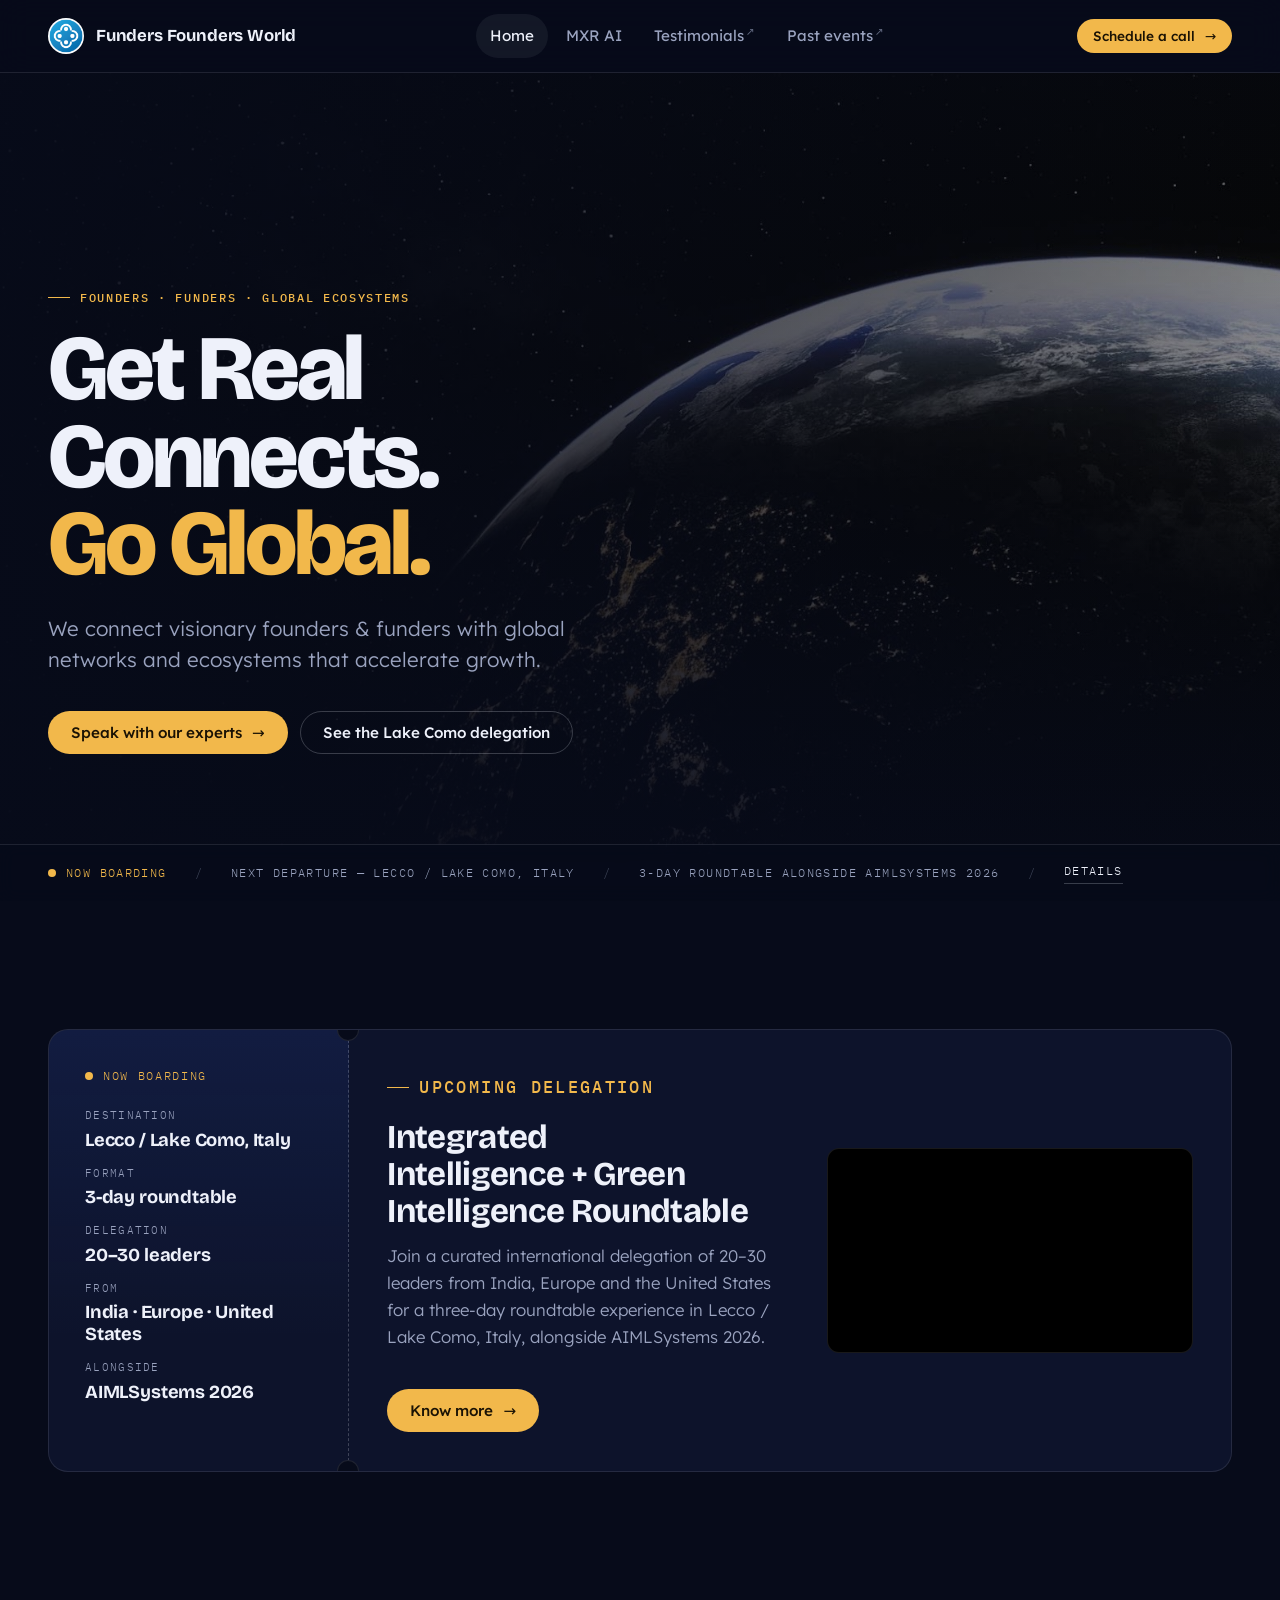
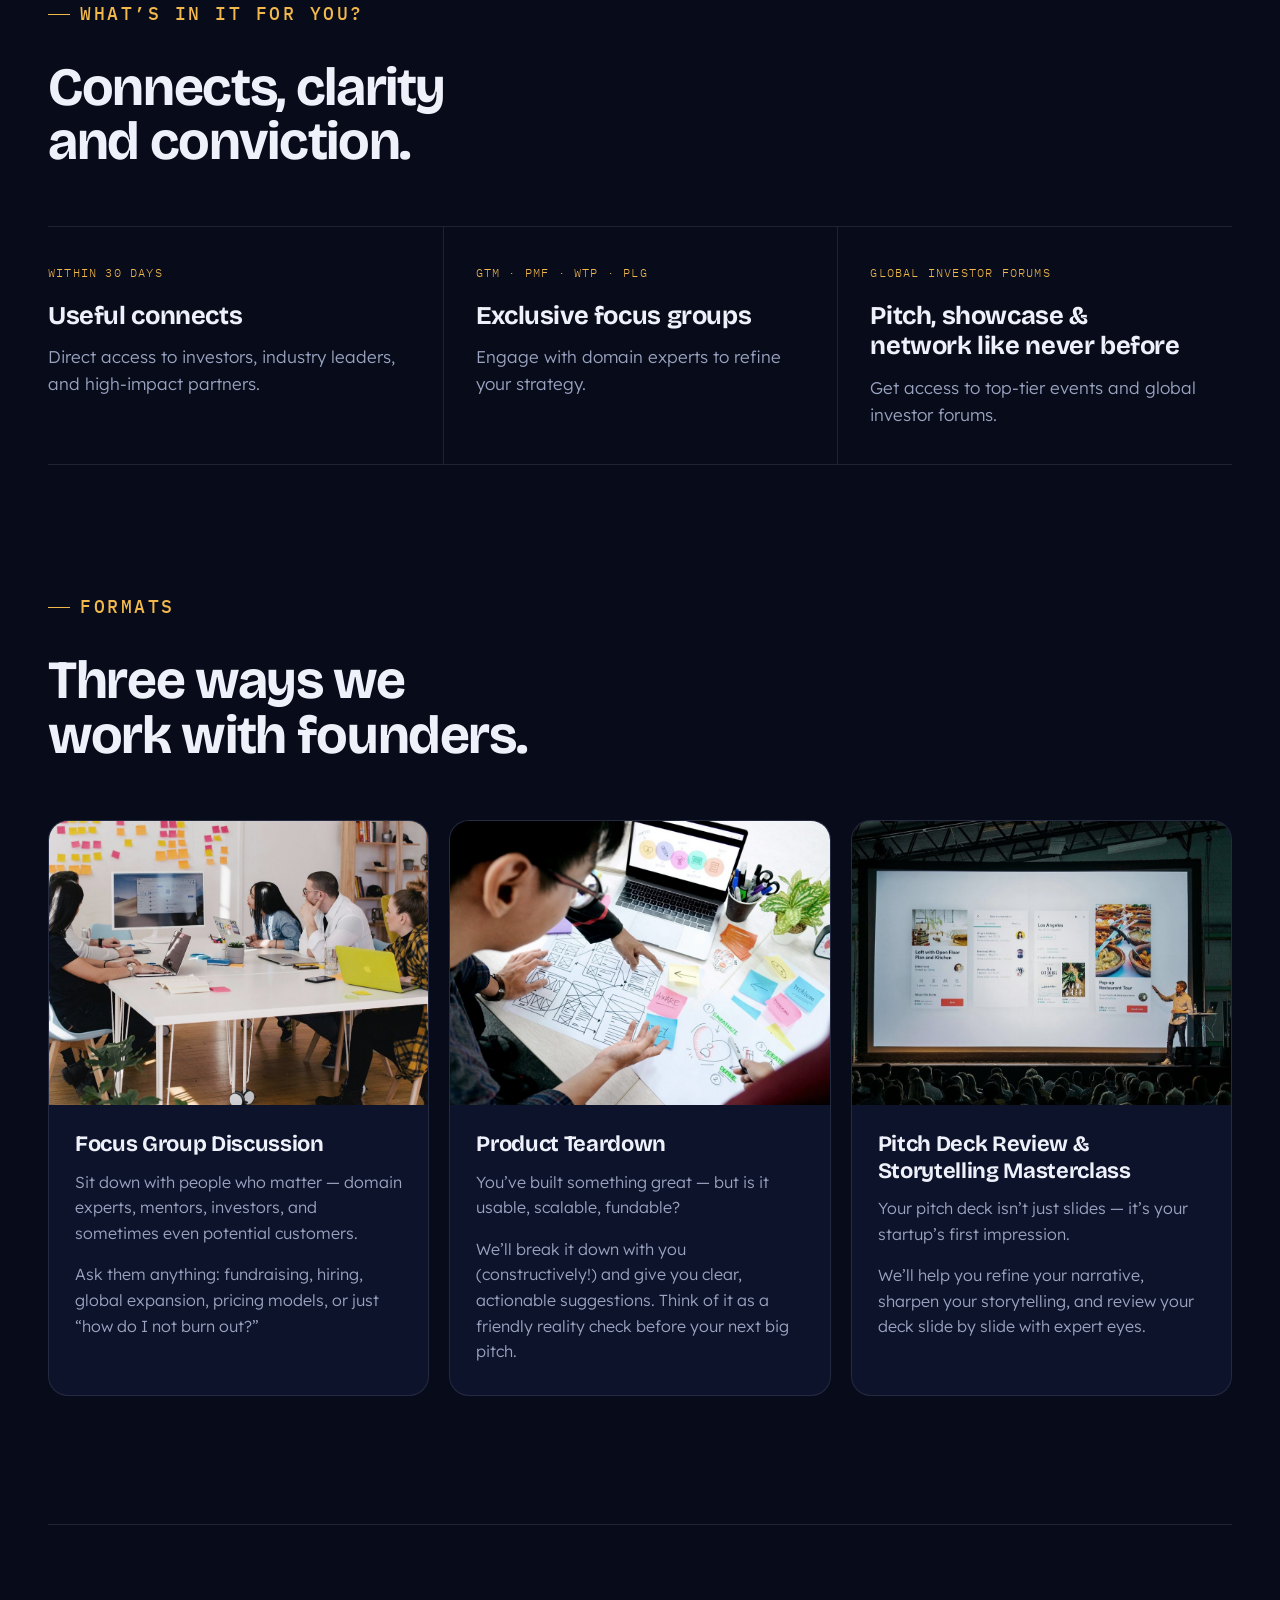
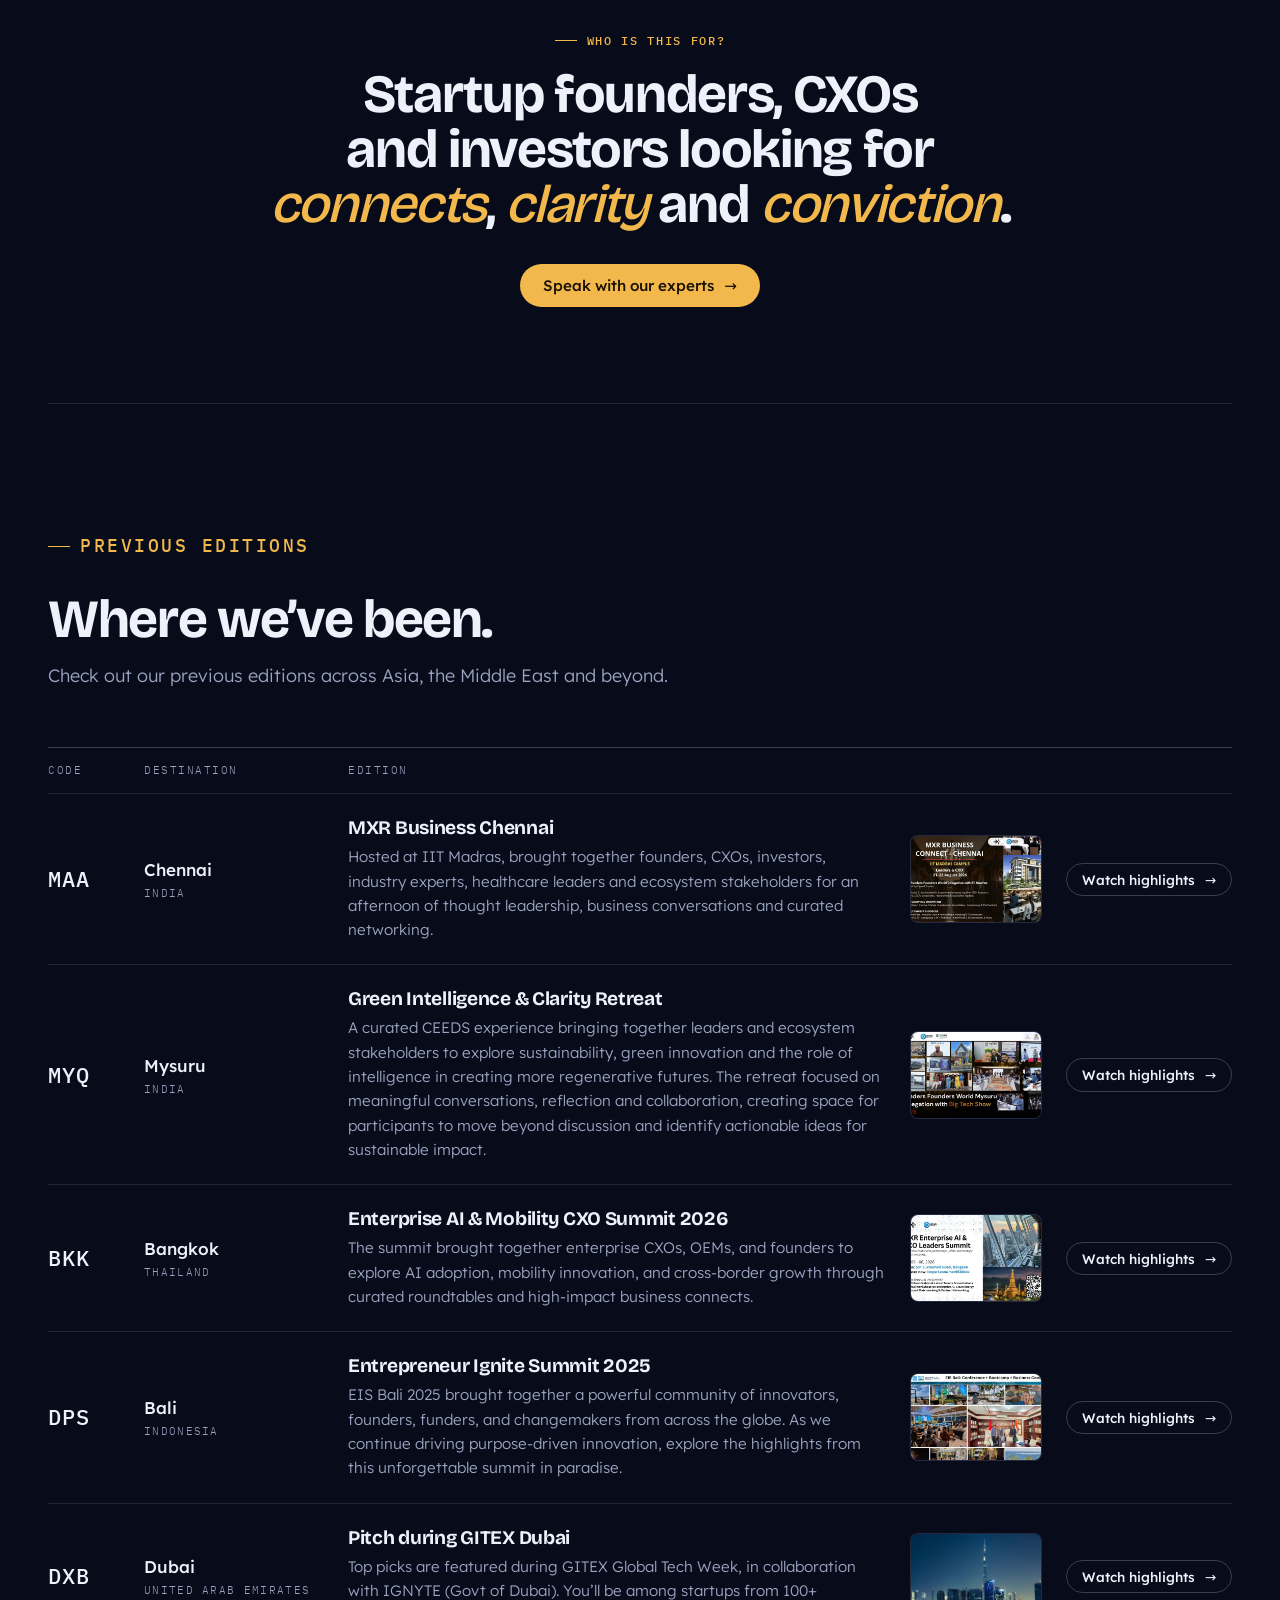
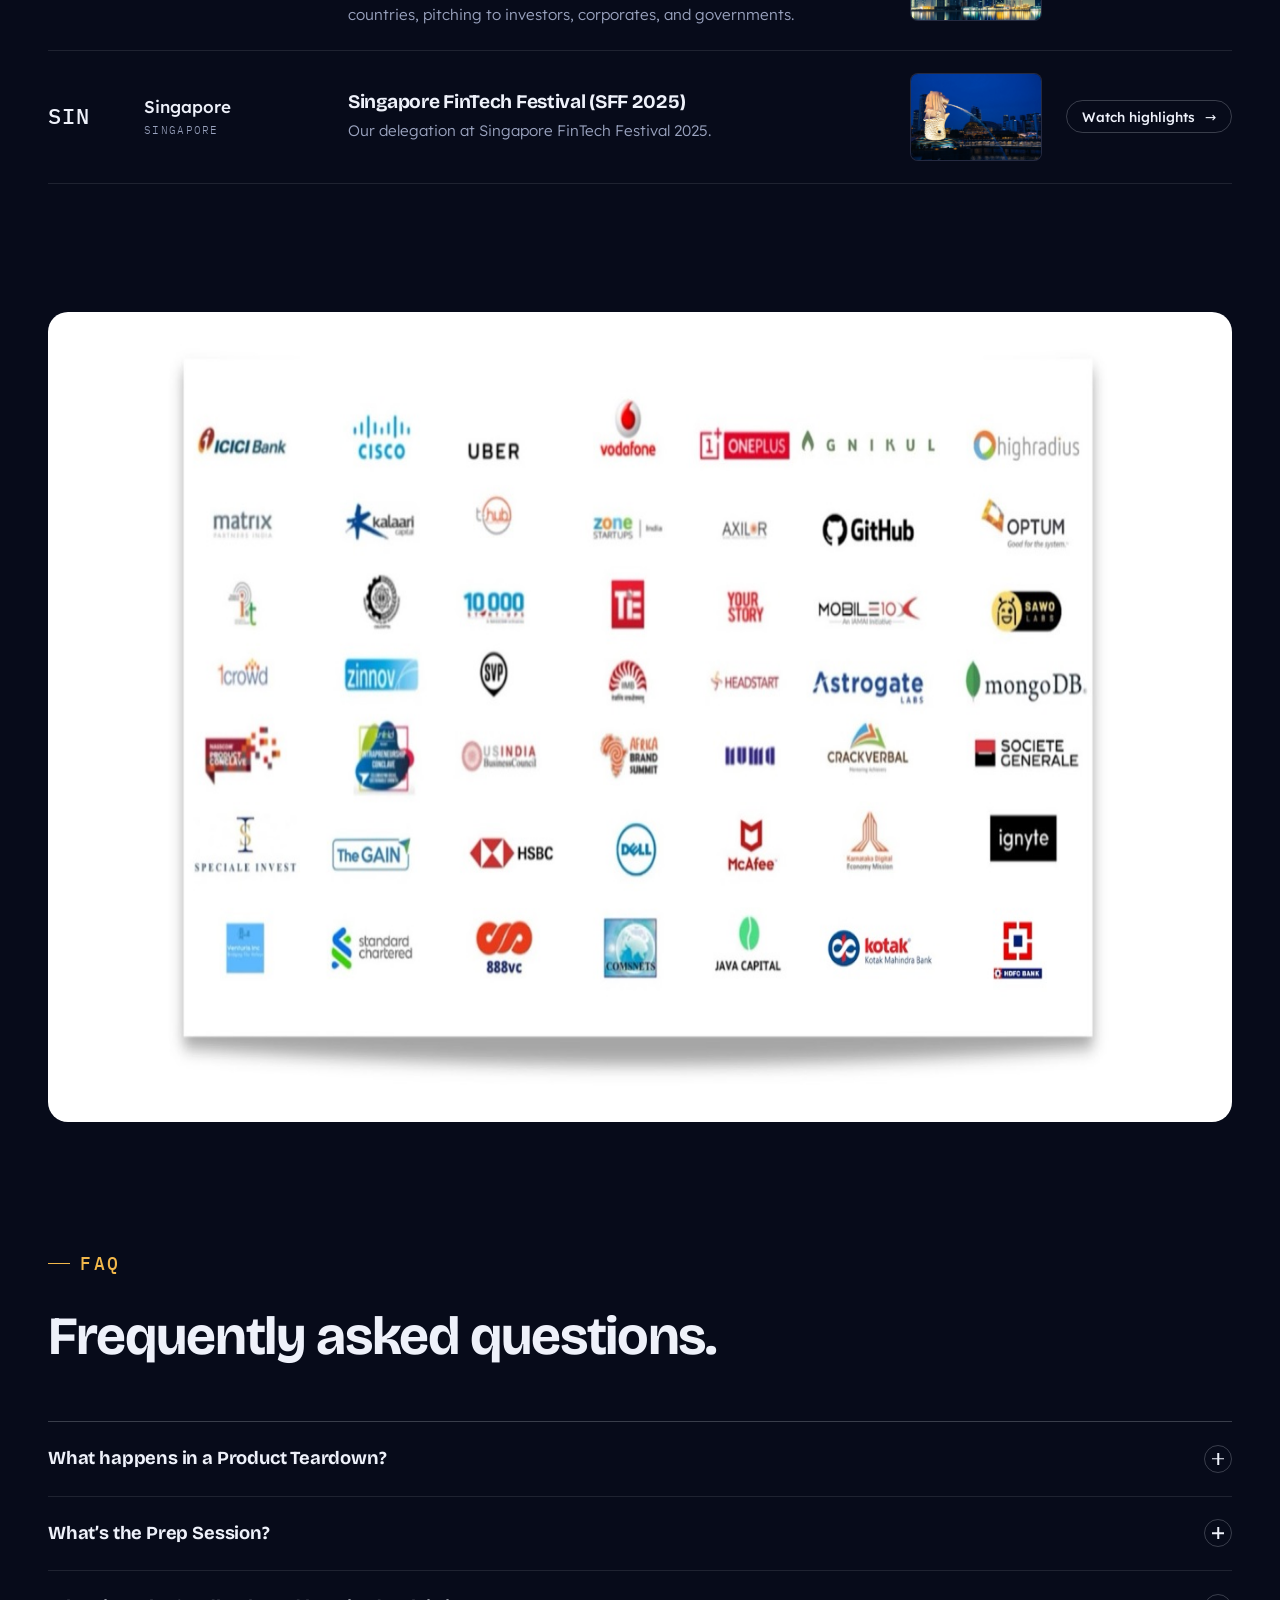
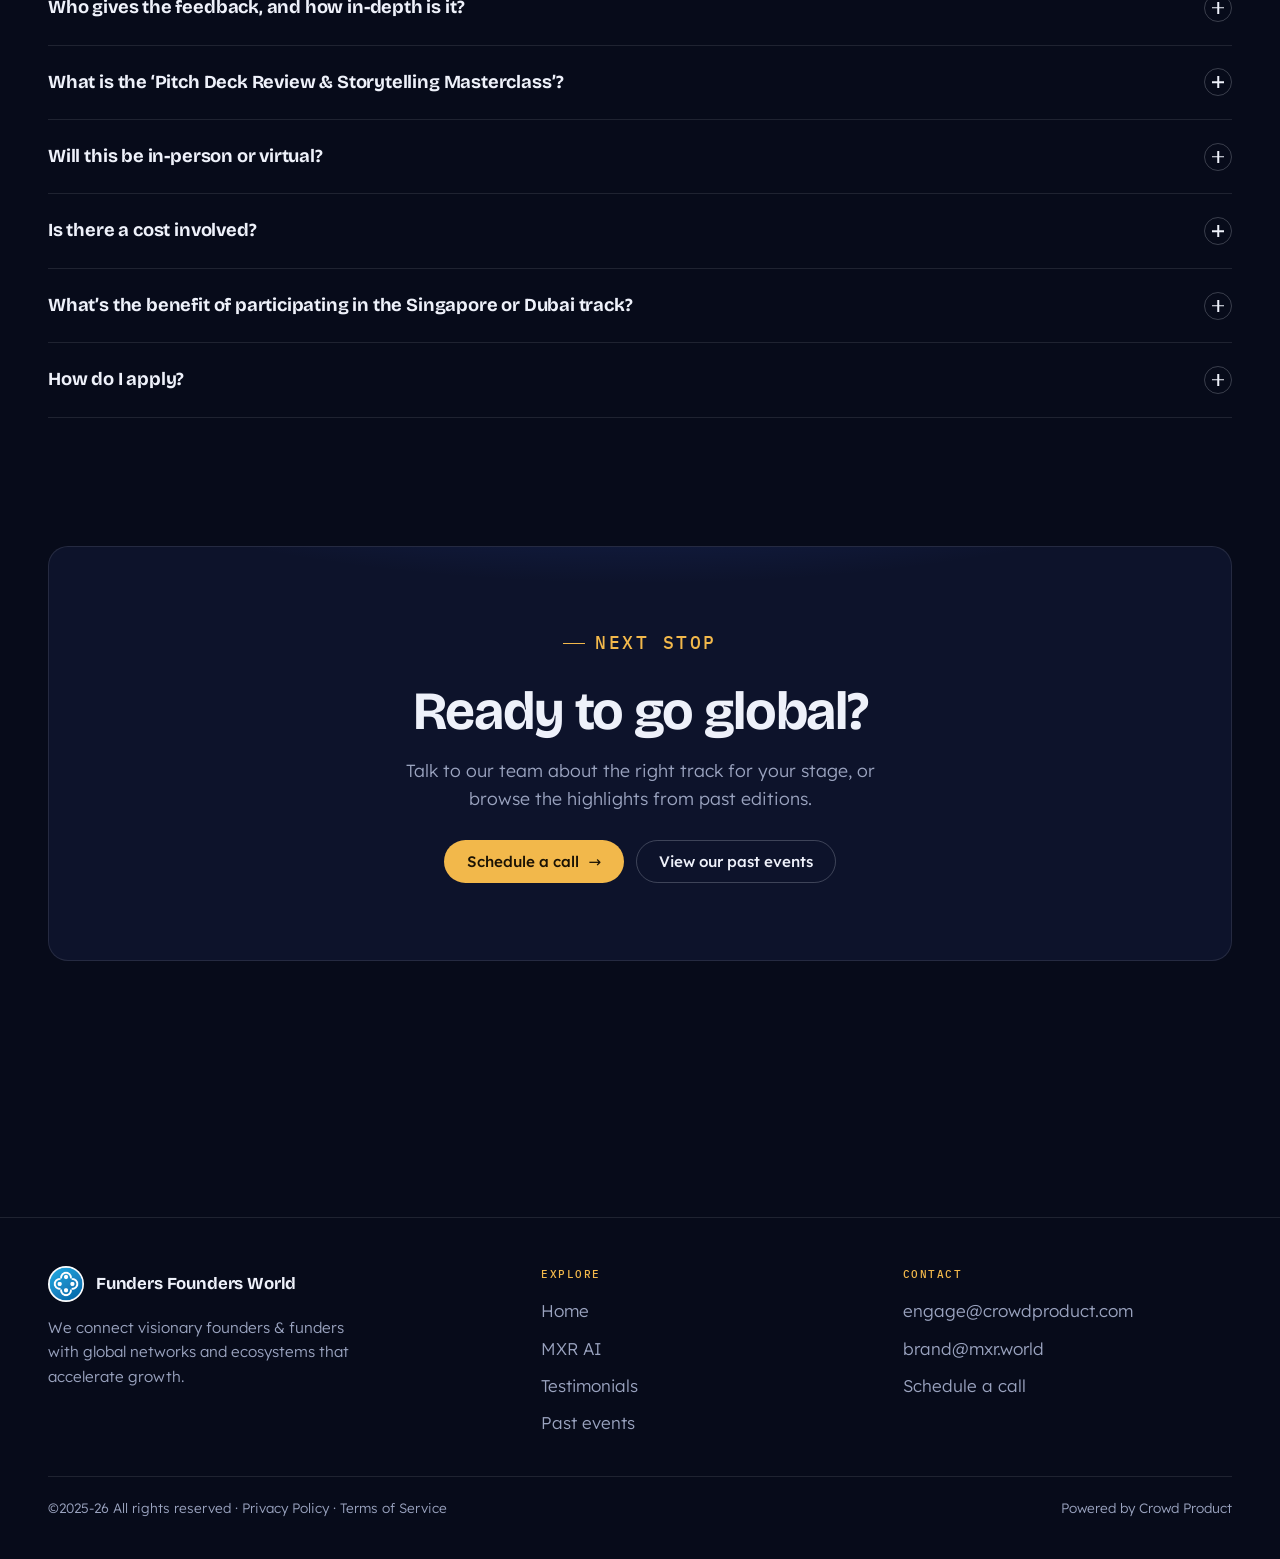
<file: index.html>
<!doctype html>
<html lang="en">
<head>
  <meta charset="utf-8">
  <meta name="viewport" content="width=device-width, initial-scale=1">
  <title>Funders Founders World — Get Real Connects. Go Global.</title>
  <meta name="description" content="We connect visionary founders &amp; funders with global networks and ecosystems that accelerate growth.">
  <meta property="og:title" content="Funders Founders World — Get Real Connects. Go Global.">
  <meta property="og:description" content="We connect visionary founders &amp; funders with global networks and ecosystems that accelerate growth.">
  <meta property="og:image" content="https://www.fundersfounders.world/assets/img/hero-earth.jpg">
  <meta property="og:type" content="website">
  <meta name="theme-color" content="#070b1a">
  <link rel="icon" type="image/png" sizes="32x32" href="assets/img/favicon-32.png">
  <link rel="apple-touch-icon" href="assets/img/apple-touch-icon.png">
  <link rel="preconnect" href="https://fonts.googleapis.com">
  <link rel="preconnect" href="https://fonts.gstatic.com" crossorigin>
  <link rel="stylesheet" href="https://fonts.googleapis.com/css2?family=Bricolage+Grotesque:opsz,wght@12..96,500;12..96,700;12..96,800&family=IBM+Plex+Mono:wght@400;500&family=Lexend:wght@300;400;500&display=swap">
  <link rel="stylesheet" href="assets/css/site.css">
</head>
<body>
  <a class="skip-link" href="#main">Skip to content</a>
  <header class="site-header">
    <div class="container">
      <a class="brand" href="./"><img src="assets/img/logo.png" alt="" width="36" height="36">Funders Founders World</a>
      <nav class="nav" id="nav" aria-label="Main">
        <a href="./" aria-current="page">Home</a>
        <a href="./mxr-ai/">MXR AI</a>
        <a href="https://www.mxr.world/testimonials" target="_blank" rel="noopener">Testimonials<span class="ext" aria-hidden="true">&#8599;</span></a>
        <a href="https://www.mxr.world/" target="_blank" rel="noopener">Past events<span class="ext" aria-hidden="true">&#8599;</span></a>
        <a class="btn nav-mobile-cta" href="https://calendly.com/crowdproduct/connect-with-crowd-product" target="_blank" rel="noopener">Schedule a call <span class="arrow" aria-hidden="true">&rarr;</span></a>
      </nav>
      <div class="header-cta">
        <a class="btn btn-sm" href="https://calendly.com/crowdproduct/connect-with-crowd-product" target="_blank" rel="noopener">Schedule a call <span class="arrow" aria-hidden="true">&rarr;</span></a>
        <button class="nav-toggle" aria-expanded="false" aria-controls="nav" aria-label="Menu"><span></span></button>
      </div>
    </div>
  </header>

  <main id="main">
    <section class="hero" aria-labelledby="hero-title">
      <div class="hero-media"><img src="assets/img/hero-earth.jpg" alt="" width="1800" height="1012" fetchpriority="high"></div>
      <div class="container hero-inner">
        <p class="eyebrow rise" style="--d:.05s">Founders &middot; Funders &middot; Global ecosystems</p>
        <h1 id="hero-title" class="display-xl">
          <span class="line rise" style="--d:.15s">Get Real Connects.</span>
          <span class="line line-2 rise" style="--d:.28s">Go Global.</span>
        </h1>
        <p class="lede rise" style="--d:.45s">We connect visionary founders & funders with global networks and ecosystems that accelerate growth.</p>
        <div class="hero-actions rise" style="--d:.6s">
          <a class="btn" href="https://calendly.com/crowdproduct/connect-with-crowd-product" target="_blank" rel="noopener">Speak with our experts <span class="arrow" aria-hidden="true">&rarr;</span></a>
          <a class="btn btn-ghost" href="#lake-como">See the Lake Como delegation</a>
        </div>
      </div>
      <div class="hero-strip rise" style="--d:.9s">
        <div class="container">
          <span class="boarding">Now boarding</span>
          <span class="sep" aria-hidden="true">/</span>
          <span>Next departure &mdash; Lecco / Lake Como, Italy</span>
          <span class="sep" aria-hidden="true">/</span>
          <span>3-day roundtable alongside AIMLSystems 2026</span>
          <span class="sep" aria-hidden="true">/</span>
          <a href="#lake-como">Details</a>
        </div>
      </div>
    </section>

    <section class="section" id="lake-como" aria-labelledby="como-title">
      <div class="container">
        <div class="pass reveal">
          <aside class="pass-stub">
            <span class="boarding">Now boarding</span>
            <dl>
              <div><dt>Destination</dt><dd>Lecco / Lake Como, Italy</dd></div>
              <div><dt>Format</dt><dd>3-day roundtable</dd></div>
              <div><dt>Delegation</dt><dd>20&ndash;30 leaders</dd></div>
              <div><dt>From</dt><dd>India &middot; Europe &middot; United States</dd></div>
              <div><dt>Alongside</dt><dd>AIMLSystems 2026</dd></div>
            </dl>
          </aside>
          <div class="pass-body">
            <div>
              <p class="eyebrow">Upcoming delegation</p>
              <h2 id="como-title" class="display-md">Integrated Intelligence + Green Intelligence Roundtable</h2>
              <p>Join a curated international delegation of 20&ndash;30 leaders from India, Europe and the United States for a three-day roundtable experience in Lecco / Lake Como, Italy, alongside AIMLSystems 2026.</p>
              <a class="btn" href="https://crowdproduct.com/event/lake-como-italy-delegation-by-ceeds" target="_blank" rel="noopener">Know more <span class="arrow" aria-hidden="true">&rarr;</span></a>
            </div>
            <div class="video">
              <iframe src="https://www.youtube-nocookie.com/embed/shgryE8bhCE" title="Lake Como, Italy Delegation by CEEDS" loading="lazy" allow="accelerometer; autoplay; clipboard-write; encrypted-media; gyroscope; picture-in-picture; web-share" referrerpolicy="strict-origin-when-cross-origin" allowfullscreen></iframe>
            </div>
          </div>
        </div>
      </div>
    </section>

    <section class="section" id="why" aria-labelledby="why-title">
      <div class="container">
        <div class="section-head reveal">
          <p class="eyebrow">What&rsquo;s in it for you?</p>
          <h2 id="why-title" class="display-lg">Connects, clarity and conviction.</h2>
        </div>
        <div class="props">
          <div class="prop reveal" style="--d:0s">
            <span class="mono">Within 30 days</span>
            <h3>Useful connects</h3>
            <p>Direct access to investors, industry leaders, and high-impact partners.</p>
          </div>
          <div class="prop reveal" style="--d:.1s">
            <span class="mono">GTM &middot; PMF &middot; WTP &middot; PLG</span>
            <h3>Exclusive focus groups</h3>
            <p>Engage with domain experts to refine your strategy.</p>
          </div>
          <div class="prop reveal" style="--d:.2s">
            <span class="mono">Global investor forums</span>
            <h3>Pitch, showcase &amp; network like never before</h3>
            <p>Get access to top-tier events and global investor forums.</p>
          </div>
        </div>
      </div>
    </section>

    <section class="section" id="programmes" aria-labelledby="prog-title">
      <div class="container">
        <div class="section-head reveal">
          <p class="eyebrow">Formats</p>
          <h2 id="prog-title" class="display-lg">Three ways we work with founders.</h2>
        </div>
        <div class="cards">
          <article class="card reveal" style="--d:0s">
            <div class="card-media"><img src="assets/img/focus-group.jpg" alt="A team gathered around a table in a focus group discussion" loading="lazy" width="1200" height="780"></div>
            <div class="card-body">
              <h3>Focus Group Discussion</h3>
              <p>Sit down with people who matter &mdash; domain experts, mentors, investors, and sometimes even potential customers.</p>
              <p>Ask them anything: fundraising, hiring, global expansion, pricing models, or just &ldquo;how do I not burn out?&rdquo;</p>
            </div>
          </article>
          <article class="card reveal" style="--d:.1s">
            <div class="card-media"><img src="assets/img/product-teardown.jpg" alt="Founders reviewing a product together" loading="lazy" width="1200" height="786"></div>
            <div class="card-body">
              <h3>Product Teardown</h3>
              <p>You&rsquo;ve built something great &mdash; but is it usable, scalable, fundable?</p>
              <p>We&rsquo;ll break it down with you (constructively!) and give you clear, actionable suggestions. Think of it as a friendly reality check before your next big pitch.</p>
            </div>
          </article>
          <article class="card reveal" style="--d:.2s">
            <div class="card-media"><img src="assets/img/pitch-deck.jpg" alt="A founder presenting a pitch deck" loading="lazy" width="1200" height="790"></div>
            <div class="card-body">
              <h3>Pitch Deck Review &amp; Storytelling Masterclass</h3>
              <p>Your pitch deck isn&rsquo;t just slides &mdash; it&rsquo;s your startup&rsquo;s first impression.</p>
              <p>We&rsquo;ll help you refine your narrative, sharpen your storytelling, and review your deck slide by slide with expert eyes.</p>
            </div>
          </article>
        </div>
      </div>
    </section>

    <section class="section" aria-labelledby="who-title">
      <div class="container">
        <div class="statement reveal">
          <p class="eyebrow" style="justify-content:center">Who is this for?</p>
          <h2 id="who-title" class="display-lg">Startup founders, CXOs and investors looking for <span class="accent">connects</span>, <span class="accent">clarity</span> and <span class="accent">conviction</span>.</h2>
          <a class="btn" href="https://calendly.com/crowdproduct/connect-with-crowd-product" target="_blank" rel="noopener">Speak with our experts <span class="arrow" aria-hidden="true">&rarr;</span></a>
        </div>
      </div>
    </section>

    <section class="section" id="editions" aria-labelledby="editions-title">
      <div class="container">
        <div class="section-head reveal">
          <p class="eyebrow">Previous editions</p>
          <h2 id="editions-title" class="display-lg">Where we&rsquo;ve been.</h2>
          <p>Check out our previous editions across Asia, the Middle East and beyond.</p>
        </div>
        <div class="board">
          <div class="board-head" aria-hidden="true">
            <span>Code</span><span>Destination</span><span>Edition</span><span></span><span></span>
          </div>
        <div class="board-row reveal" style="--d:0.00s">
          <div class="code" aria-label="Airport code">MAA</div>
          <div class="dest"><span class="city">Chennai</span><span class="country">India</span></div>
          <div class="event"><h3>MXR Business Chennai</h3><p>Hosted at IIT Madras, brought together founders, CXOs, investors, industry experts, healthcare leaders and ecosystem stakeholders for an afternoon of thought leadership, business conversations and curated networking.</p></div>
          <div class="thumb"><img src="assets/img/event-chennai.jpg" alt="MXR Business Connect Chennai poster" loading="lazy" width="600" height="400"></div>
          <a class="btn btn-ghost btn-sm link" href="https://youtu.be/s5xn1fB3b5Q" target="_blank" rel="noopener">Watch highlights <span class="arrow" aria-hidden="true">&rarr;</span></a>
        </div>
        <div class="board-row reveal" style="--d:0.06s">
          <div class="code" aria-label="Airport code">MYQ</div>
          <div class="dest"><span class="city">Mysuru</span><span class="country">India</span></div>
          <div class="event"><h3>Green Intelligence &amp; Clarity Retreat</h3><p>A curated CEEDS experience bringing together leaders and ecosystem stakeholders to explore sustainability, green innovation and the role of intelligence in creating more regenerative futures. The retreat focused on meaningful conversations, reflection and collaboration, creating space for participants to move beyond discussion and identify actionable ideas for sustainable impact.</p></div>
          <div class="thumb"><img src="assets/img/event-mysuru.jpg" alt="Green Intelligence Retreat, Mysuru" loading="lazy" width="600" height="400"></div>
          <a class="btn btn-ghost btn-sm link" href="https://youtu.be/9XkGFfOYZ-k" target="_blank" rel="noopener">Watch highlights <span class="arrow" aria-hidden="true">&rarr;</span></a>
        </div>
        <div class="board-row reveal" style="--d:0.12s">
          <div class="code" aria-label="Airport code">BKK</div>
          <div class="dest"><span class="city">Bangkok</span><span class="country">Thailand</span></div>
          <div class="event"><h3>Enterprise AI &amp; Mobility CXO Summit 2026</h3><p>The summit brought together enterprise CXOs, OEMs, and founders to explore AI adoption, mobility innovation, and cross-border growth through curated roundtables and high-impact business connects.</p></div>
          <div class="thumb"><img src="assets/img/event-bangkok.jpg" alt="Enterprise AI and Mobility CXO Summit, Bangkok" loading="lazy" width="600" height="400"></div>
          <a class="btn btn-ghost btn-sm link" href="https://crowdproduct.com/event/mxr-enterprise-ai-mobility-cxo-summit-bangkok" target="_blank" rel="noopener">Watch highlights <span class="arrow" aria-hidden="true">&rarr;</span></a>
        </div>
        <div class="board-row reveal" style="--d:0.18s">
          <div class="code" aria-label="Airport code">DPS</div>
          <div class="dest"><span class="city">Bali</span><span class="country">Indonesia</span></div>
          <div class="event"><h3>Entrepreneur Ignite Summit 2025</h3><p>EIS Bali 2025 brought together a powerful community of innovators, founders, funders, and changemakers from across the globe. As we continue driving purpose-driven innovation, explore the highlights from this unforgettable summit in paradise.</p></div>
          <div class="thumb"><img src="assets/img/event-bali.jpg" alt="Entrepreneur Ignite Summit, Bali" loading="lazy" width="600" height="400"></div>
          <a class="btn btn-ghost btn-sm link" href="https://bit.ly/eis0525bali" target="_blank" rel="noopener">Watch highlights <span class="arrow" aria-hidden="true">&rarr;</span></a>
        </div>
        <div class="board-row reveal" style="--d:0.24s">
          <div class="code" aria-label="Airport code">DXB</div>
          <div class="dest"><span class="city">Dubai</span><span class="country">United Arab Emirates</span></div>
          <div class="event"><h3>Pitch during GITEX Dubai</h3><p>Top picks are featured during GITEX Global Tech Week, in collaboration with IGNYTE (Govt of Dubai). You&rsquo;ll be among startups from 100+ countries, pitching to investors, corporates, and governments.</p></div>
          <div class="thumb"><img src="assets/img/event-dubai.jpg" alt="Pitching at GITEX, Dubai" loading="lazy" width="600" height="400"></div>
          <a class="btn btn-ghost btn-sm link" href="https://www.youtube.com/watch?v=lasN1NAMCI4" target="_blank" rel="noopener">Watch highlights <span class="arrow" aria-hidden="true">&rarr;</span></a>
        </div>
        <div class="board-row reveal" style="--d:0.30s">
          <div class="code" aria-label="Airport code">SIN</div>
          <div class="dest"><span class="city">Singapore</span><span class="country">Singapore</span></div>
          <div class="event"><h3>Singapore FinTech Festival (SFF 2025)</h3><p>Our delegation at Singapore FinTech Festival 2025.</p></div>
          <div class="thumb"><img src="assets/img/event-singapore.jpg" alt="Singapore FinTech Festival 2025" loading="lazy" width="600" height="400"></div>
          <a class="btn btn-ghost btn-sm link" href="https://www.youtube.com/watch?v=-uWBV37no-g" target="_blank" rel="noopener">Watch highlights <span class="arrow" aria-hidden="true">&rarr;</span></a>
        </div>
        </div>
      </div>
    </section>

    <section class="section" aria-label="Network">
      <div class="container">
        <div class="network reveal"><img src="assets/img/network.jpg" alt="Logos of organisations in the Funders Founders World network" loading="lazy" width="1200" height="746"></div>
      </div>
    </section>

    <section class="section" id="faq" aria-labelledby="faq-title">
      <div class="container">
        <div class="section-head reveal">
          <p class="eyebrow">FAQ</p>
          <h2 id="faq-title" class="display-lg">Frequently asked questions.</h2>
        </div>
        <div class="faq reveal">
        <details>
          <summary>What happens in a Product Teardown?<span class="plus" aria-hidden="true"></span></summary>
          <div class="answer"><p>We take your product (or MVP) apart&mdash;strategically. UX, messaging, pricing, positioning&mdash;we analyze how it&rsquo;s perceived and used, and suggest actionable improvements to sharpen your edge.</p></div>
        </details>
        <details>
          <summary>What&rsquo;s the Prep Session?<span class="plus" aria-hidden="true"></span></summary>
          <div class="answer"><p>A prep session for founders is an intensive mentorship and workshop experience where founders work closely with expert mentors and domain specialists to refine and perfect their pitches, ensuring they are investor-ready and market-aligned.</p></div>
        </details>
        <details>
          <summary>Who gives the feedback, and how in-depth is it?<span class="plus" aria-hidden="true"></span></summary>
          <div class="answer"><p>Feedback comes from carefully chosen experts across product, marketing, UX, and funding. It&rsquo;s candid, constructive, and personalized to help you move the needle.</p></div>
        </details>
        <details>
          <summary>What is the &lsquo;Pitch Deck Review &amp; Storytelling Masterclass&rsquo;?<span class="plus" aria-hidden="true"></span></summary>
          <div class="answer"><p>It&rsquo;s a hands-on workshop where we fine-tune your pitch deck, sharpen your narrative, and teach you how to tell your story so that investors get it&mdash;fast. You&rsquo;ll walk away with clarity and confidence.</p></div>
        </details>
        <details>
          <summary>Will this be in-person or virtual?<span class="plus" aria-hidden="true"></span></summary>
          <div class="answer"><p>We&rsquo;ll run both formats. The key in-person events are in Singapore (Switch 2025) and Dubai (Gitex, Early October). We also host virtual warm-up or follow-up sessions to keep the momentum going.</p></div>
        </details>
        <details>
          <summary>Is there a cost involved?<span class="plus" aria-hidden="true"></span></summary>
          <div class="answer"><p>There may be a nominal fee or sponsorship depending on your stage and track. Once you apply, our team will share a personalized plan with you.</p></div>
        </details>
        <details>
          <summary>What&rsquo;s the benefit of participating in the Singapore or Dubai track?<span class="plus" aria-hidden="true"></span></summary>
          <div class="answer"><p>Access. Visibility. Global exposure. You&rsquo;ll meet investors, strategic partners, and accelerators, plus have a chance to plug into one of the fastest-growing startup ecosystems in the world.</p></div>
        </details>
        <details>
          <summary>How do I apply?<span class="plus" aria-hidden="true"></span></summary>
          <div class="answer"><p>Scroll up, hit the &ldquo;Apply&rdquo; button, and register for a delegate pass. Our team will get in touch with you within 24hrs with next steps.</p></div>
        </details>
        </div>
      </div>
    </section>

    <section class="section" aria-labelledby="cta-title">
      <div class="container">
        <div class="cta-band reveal">
          <p class="eyebrow" style="justify-content:center">Next stop</p>
          <h2 id="cta-title" class="display-lg">Ready to go global?</h2>
          <p>Talk to our team about the right track for your stage, or browse the highlights from past editions.</p>
          <div class="actions">
            <a class="btn" href="https://calendly.com/crowdproduct/connect-with-crowd-product" target="_blank" rel="noopener">Schedule a call <span class="arrow" aria-hidden="true">&rarr;</span></a>
            <a class="btn btn-ghost" href="https://www.mxr.world/" target="_blank" rel="noopener">View our past events</a>
          </div>
        </div>
      </div>
    </section>
  </main>
  <footer class="site-footer">
    <div class="container">
      <div class="footer-grid">
        <div>
          <a class="brand" href="./"><img src="assets/img/logo.png" alt="" width="36" height="36">Funders Founders World</a>
          <p>We connect visionary founders & funders with global networks and ecosystems that accelerate growth.</p>
        </div>
        <div>
          <h4>Explore</h4>
          <ul>
            <li><a href="./">Home</a></li>
            <li><a href="./mxr-ai/">MXR AI</a></li>
            <li><a href="https://www.mxr.world/testimonials" target="_blank" rel="noopener">Testimonials</a></li>
            <li><a href="https://www.mxr.world/" target="_blank" rel="noopener">Past events</a></li>
          </ul>
        </div>
        <div>
          <h4>Contact</h4>
          <ul>
            <li><a href="mailto:engage@crowdproduct.com">engage@crowdproduct.com</a></li>
            <li><a href="mailto:brand@mxr.world">brand@mxr.world</a></li>
            <li><a href="https://calendly.com/crowdproduct/connect-with-crowd-product" target="_blank" rel="noopener">Schedule a call</a></li>
          </ul>
        </div>
      </div>
      <div class="footer-bottom">
        <div>&copy;2025-26 All rights reserved &middot; <a href="./privacy-policy/">Privacy Policy</a> &middot; <a href="./terms-of-service/">Terms of Service</a></div>
        <div>Powered by <a href="http://www.coprotechnologies.com/" target="_blank" rel="noopener">Crowd Product</a></div>
      </div>
    </div>
  </footer>
  <script src="assets/js/site.js" defer></script>
  <!-- MXR Agent chat widget (Voiceflow), carried over from the Google Sites custom embed -->
  <script>
    (function (d, t) {
      var v = d.createElement(t), s = d.getElementsByTagName(t)[0];
      v.onload = function () {
        window.voiceflow.chat.load({
          verify: { projectID: '6a6ea79d6b406fce59f52fbf' },
          url: 'https://general-runtime.voiceflow.com',
          voice: { url: "https://runtime-api.voiceflow.com" }
        });
      };
      v.src = "https://cdn.voiceflow.com/widget-next/bundle.mjs"; v.type = "text/javascript";
      s.parentNode.insertBefore(v, s);
    })(document, 'script');
  </script>
</body>
</html>
</file>
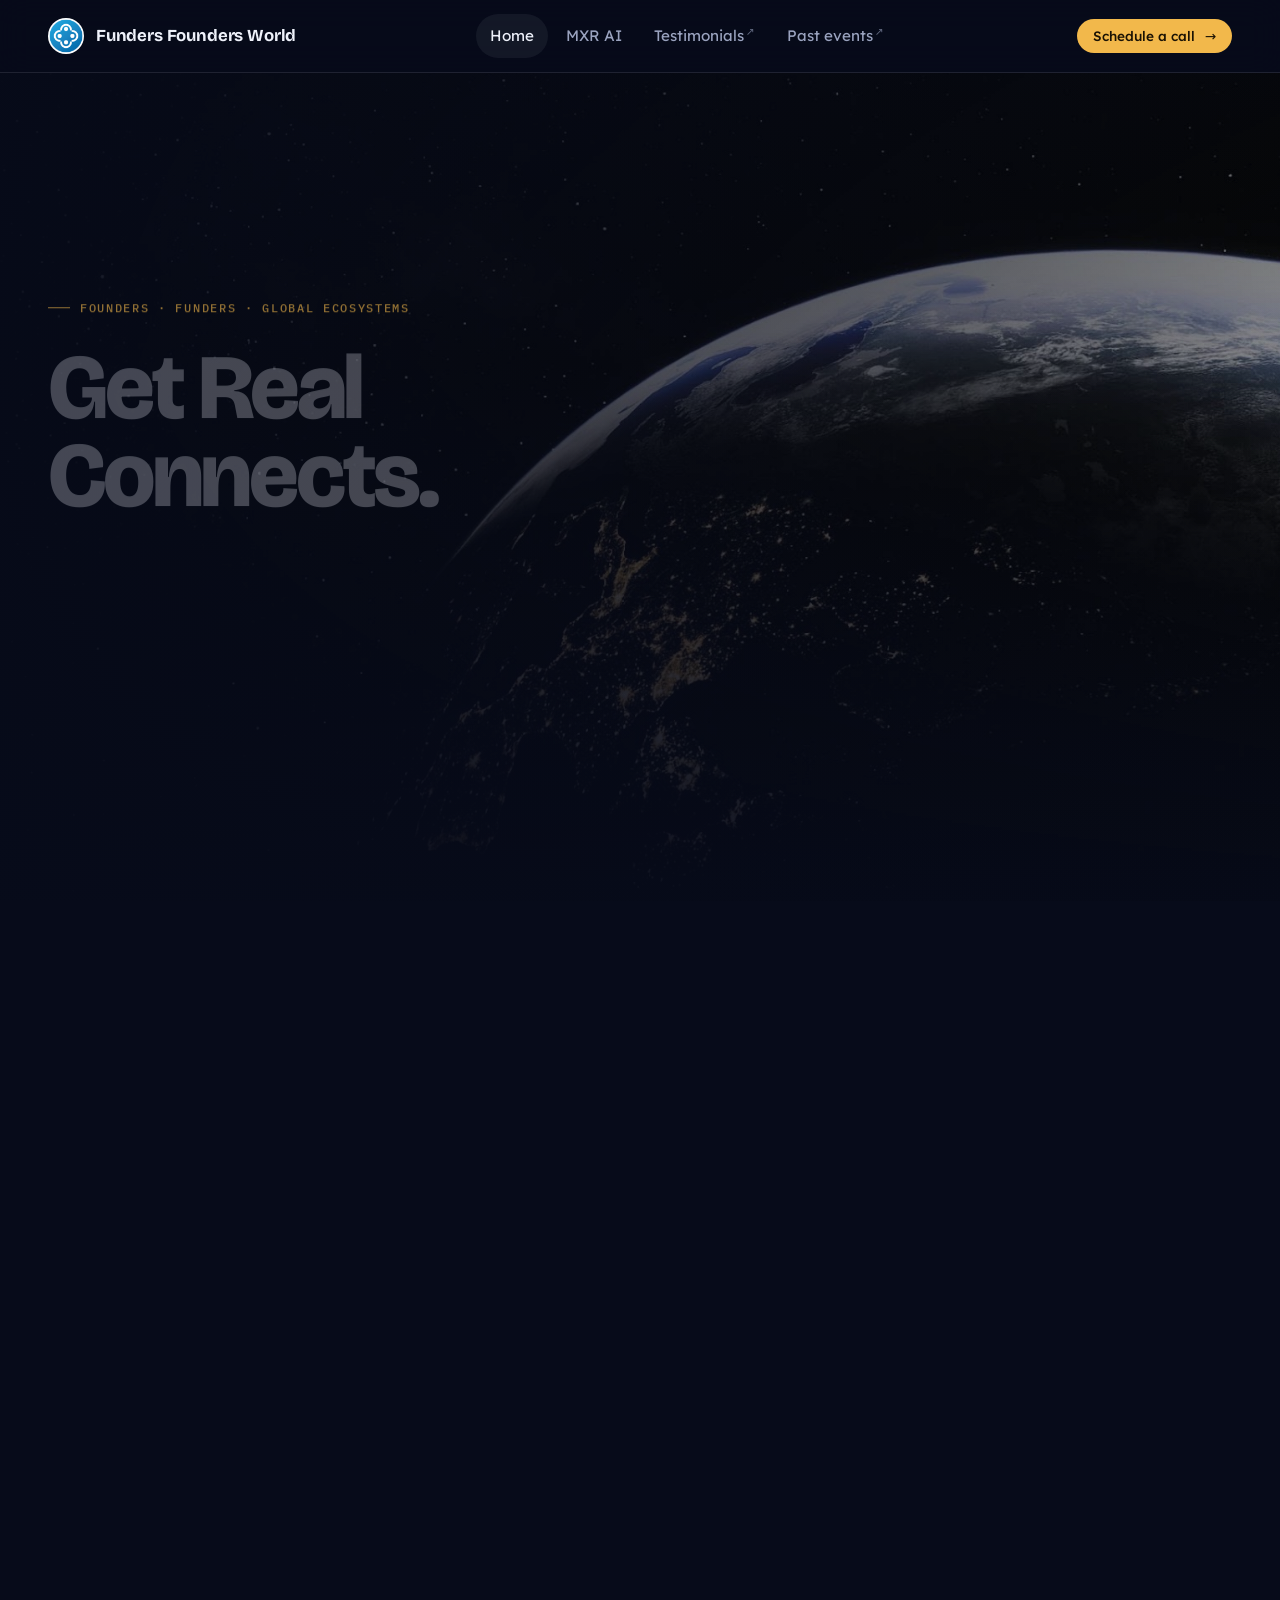
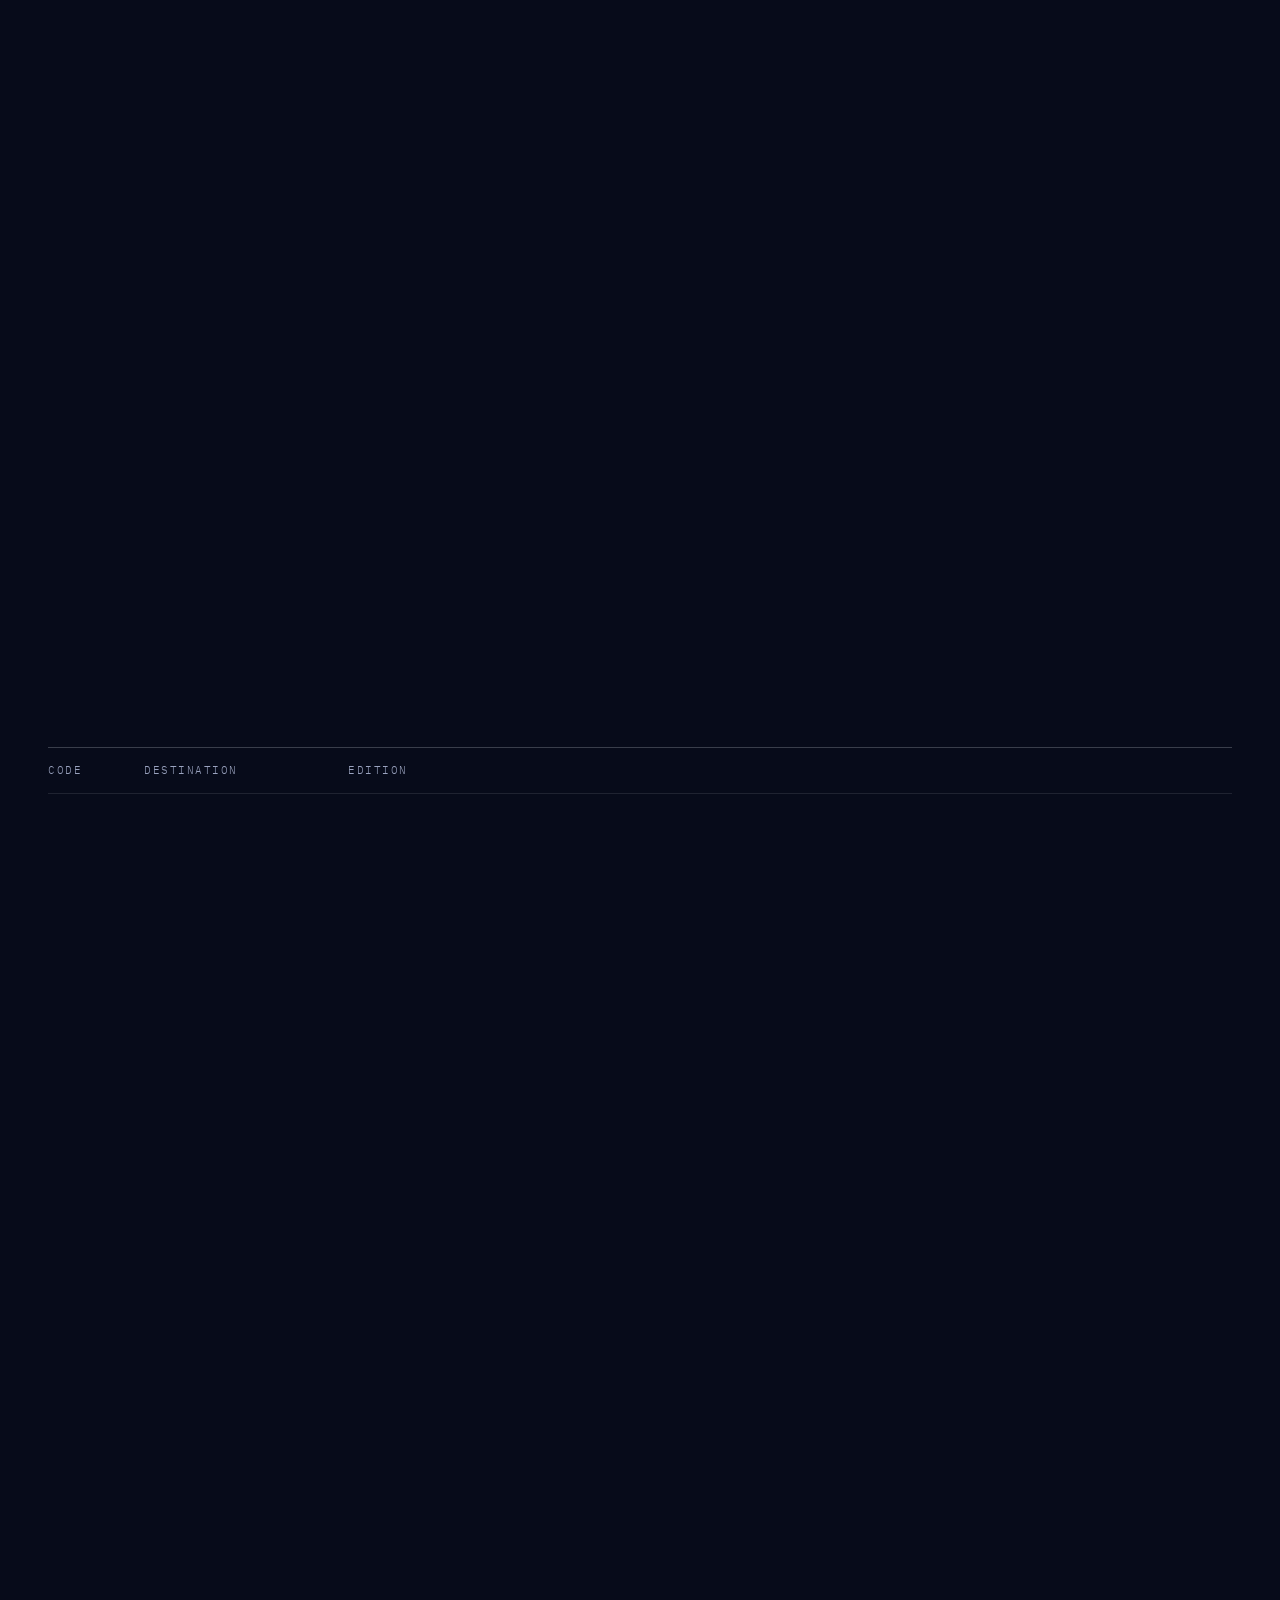
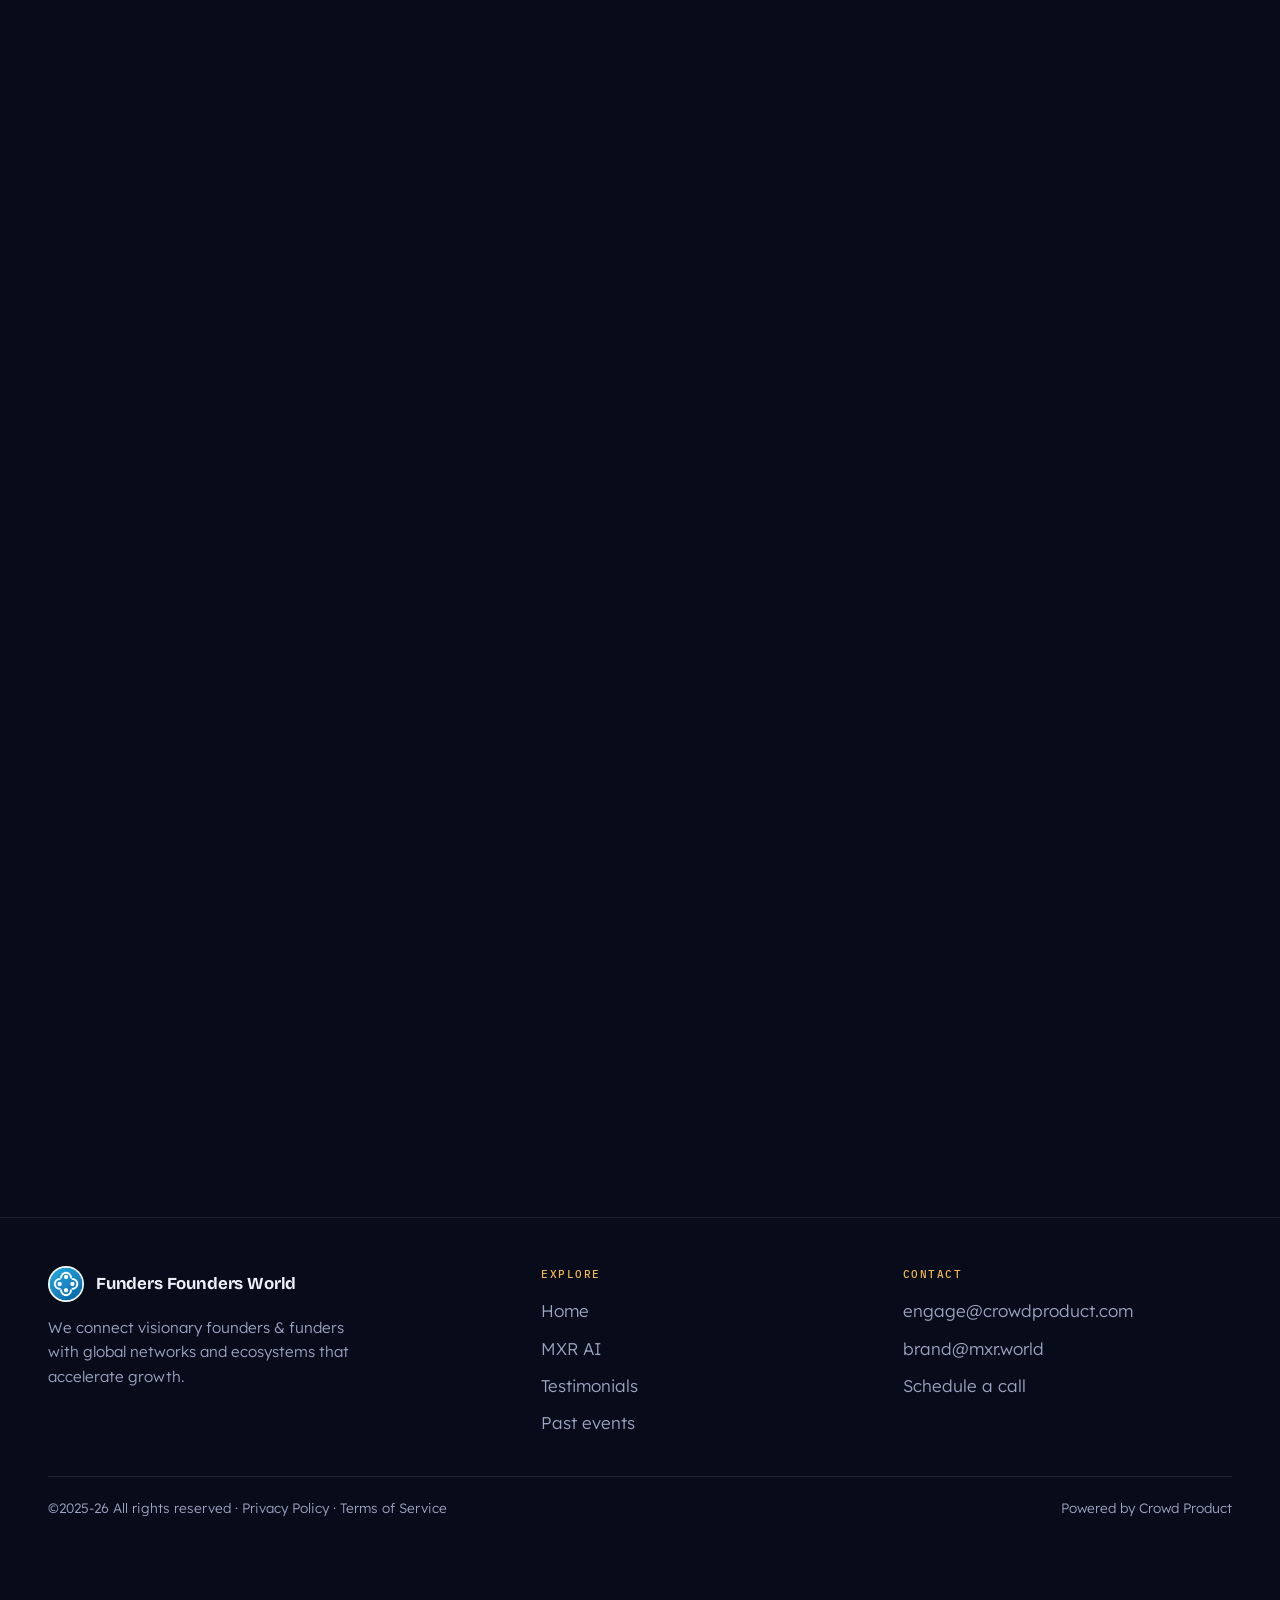
<file: home/index.html>
<!doctype html>
<html lang="en">
<head>
  <meta charset="utf-8">
  <title>Funders Founders World</title>
  <meta http-equiv="refresh" content="0; url=../">
  <link rel="canonical" href="https://www.fundersfounders.world/">
  <meta name="robots" content="noindex">
</head>
<body>
  <p>Redirecting to the <a href="../">homepage</a>.</p>
</body>
</html>
</file>
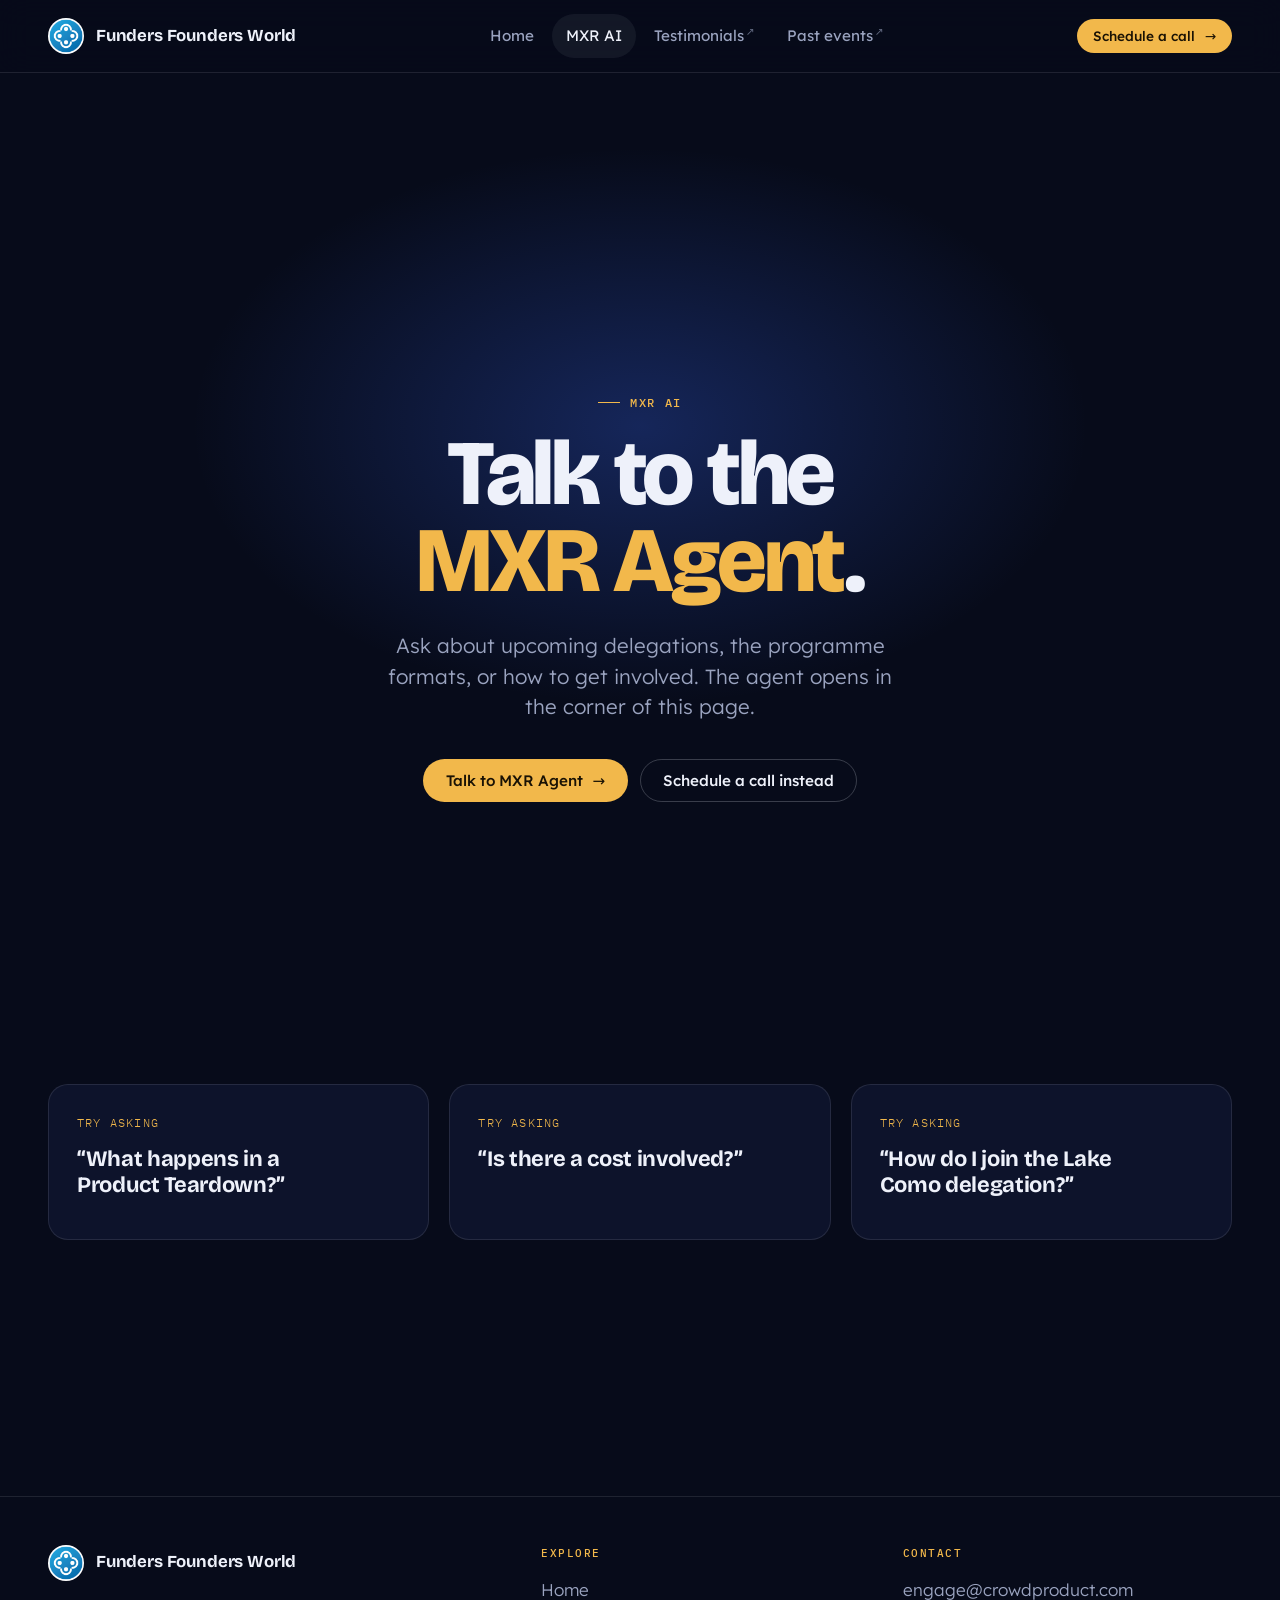
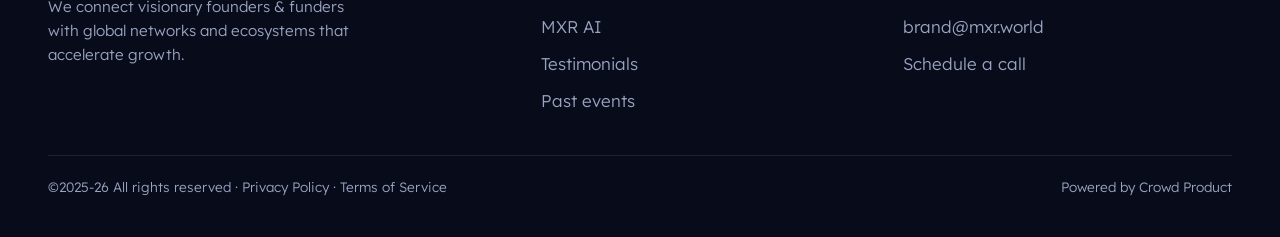
<file: mxr-ai/index.html>
<!doctype html>
<html lang="en">
<head>
  <meta charset="utf-8">
  <meta name="viewport" content="width=device-width, initial-scale=1">
  <title>MXR AI — Funders Founders World</title>
  <meta name="description" content="Talk to the MXR Agent about delegations, formats and how to get involved.">
  <meta property="og:title" content="MXR AI — Funders Founders World">
  <meta property="og:description" content="Talk to the MXR Agent about delegations, formats and how to get involved.">
  <meta property="og:image" content="https://www.fundersfounders.world/assets/img/hero-earth.jpg">
  <meta property="og:type" content="website">
  <meta name="theme-color" content="#070b1a">
  <link rel="icon" type="image/png" sizes="32x32" href="../assets/img/favicon-32.png">
  <link rel="apple-touch-icon" href="../assets/img/apple-touch-icon.png">
  <link rel="preconnect" href="https://fonts.googleapis.com">
  <link rel="preconnect" href="https://fonts.gstatic.com" crossorigin>
  <link rel="stylesheet" href="https://fonts.googleapis.com/css2?family=Bricolage+Grotesque:opsz,wght@12..96,500;12..96,700;12..96,800&family=IBM+Plex+Mono:wght@400;500&family=Lexend:wght@300;400;500&display=swap">
  <link rel="stylesheet" href="../assets/css/site.css">
</head>
<body>
  <a class="skip-link" href="#main">Skip to content</a>
  <header class="site-header">
    <div class="container">
      <a class="brand" href="../"><img src="../assets/img/logo.png" alt="" width="36" height="36">Funders Founders World</a>
      <nav class="nav" id="nav" aria-label="Main">
        <a href="../">Home</a>
        <a href="../mxr-ai/" aria-current="page">MXR AI</a>
        <a href="https://www.mxr.world/testimonials" target="_blank" rel="noopener">Testimonials<span class="ext" aria-hidden="true">&#8599;</span></a>
        <a href="https://www.mxr.world/" target="_blank" rel="noopener">Past events<span class="ext" aria-hidden="true">&#8599;</span></a>
        <a class="btn nav-mobile-cta" href="https://calendly.com/crowdproduct/connect-with-crowd-product" target="_blank" rel="noopener">Schedule a call <span class="arrow" aria-hidden="true">&rarr;</span></a>
      </nav>
      <div class="header-cta">
        <a class="btn btn-sm" href="https://calendly.com/crowdproduct/connect-with-crowd-product" target="_blank" rel="noopener">Schedule a call <span class="arrow" aria-hidden="true">&rarr;</span></a>
        <button class="nav-toggle" aria-expanded="false" aria-controls="nav" aria-label="Menu"><span></span></button>
      </div>
    </div>
  </header>

  <main id="main">
    <section class="agent-hero" aria-labelledby="agent-title">
      <div class="container">
        <div class="agent-orb rise" aria-hidden="true"></div>
        <p class="eyebrow rise" style="--d:.1s;justify-content:center">MXR AI</p>
        <h1 id="agent-title" class="display-xl rise" style="--d:.2s">Talk to the <span class="accent">MXR Agent</span>.</h1>
        <p class="lede rise" style="--d:.35s">Ask about upcoming delegations, the programme formats, or how to get involved. The agent opens in the corner of this page.</p>
        <div class="actions rise" style="--d:.5s">
          <a class="btn" href="#" data-open-chat>Talk to MXR Agent <span class="arrow" aria-hidden="true">&rarr;</span></a>
          <a class="btn btn-ghost" href="https://calendly.com/crowdproduct/connect-with-crowd-product" target="_blank" rel="noopener">Schedule a call instead</a>
        </div>
      </div>
    </section>

    <section class="section" aria-label="Things to ask">
      <div class="container">
        <div class="agent-grid">
          <article class="card reveal" style="--d:0s"><div class="card-body"><span class="mono">Try asking</span><h3>&ldquo;What happens in a Product Teardown?&rdquo;</h3></div></article>
          <article class="card reveal" style="--d:.1s"><div class="card-body"><span class="mono">Try asking</span><h3>&ldquo;Is there a cost involved?&rdquo;</h3></div></article>
          <article class="card reveal" style="--d:.2s"><div class="card-body"><span class="mono">Try asking</span><h3>&ldquo;How do I join the Lake Como delegation?&rdquo;</h3></div></article>
        </div>
      </div>
    </section>
  </main>
  <footer class="site-footer">
    <div class="container">
      <div class="footer-grid">
        <div>
          <a class="brand" href="../"><img src="../assets/img/logo.png" alt="" width="36" height="36">Funders Founders World</a>
          <p>We connect visionary founders & funders with global networks and ecosystems that accelerate growth.</p>
        </div>
        <div>
          <h4>Explore</h4>
          <ul>
            <li><a href="../">Home</a></li>
            <li><a href="../mxr-ai/">MXR AI</a></li>
            <li><a href="https://www.mxr.world/testimonials" target="_blank" rel="noopener">Testimonials</a></li>
            <li><a href="https://www.mxr.world/" target="_blank" rel="noopener">Past events</a></li>
          </ul>
        </div>
        <div>
          <h4>Contact</h4>
          <ul>
            <li><a href="mailto:engage@crowdproduct.com">engage@crowdproduct.com</a></li>
            <li><a href="mailto:brand@mxr.world">brand@mxr.world</a></li>
            <li><a href="https://calendly.com/crowdproduct/connect-with-crowd-product" target="_blank" rel="noopener">Schedule a call</a></li>
          </ul>
        </div>
      </div>
      <div class="footer-bottom">
        <div>&copy;2025-26 All rights reserved &middot; <a href="../privacy-policy/">Privacy Policy</a> &middot; <a href="../terms-of-service/">Terms of Service</a></div>
        <div>Powered by <a href="http://www.coprotechnologies.com/" target="_blank" rel="noopener">Crowd Product</a></div>
      </div>
    </div>
  </footer>
  <script src="../assets/js/site.js" defer></script>
  <!-- MXR Agent chat widget (Voiceflow), carried over from the Google Sites custom embed -->
  <script>
    (function (d, t) {
      var v = d.createElement(t), s = d.getElementsByTagName(t)[0];
      v.onload = function () {
        window.voiceflow.chat.load({
          verify: { projectID: '6a6ea79d6b406fce59f52fbf' },
          url: 'https://general-runtime.voiceflow.com',
          voice: { url: "https://runtime-api.voiceflow.com" }
        });
      };
      v.src = "https://cdn.voiceflow.com/widget-next/bundle.mjs"; v.type = "text/javascript";
      s.parentNode.insertBefore(v, s);
    })(document, 'script');
  </script>
</body>
</html>
</file>
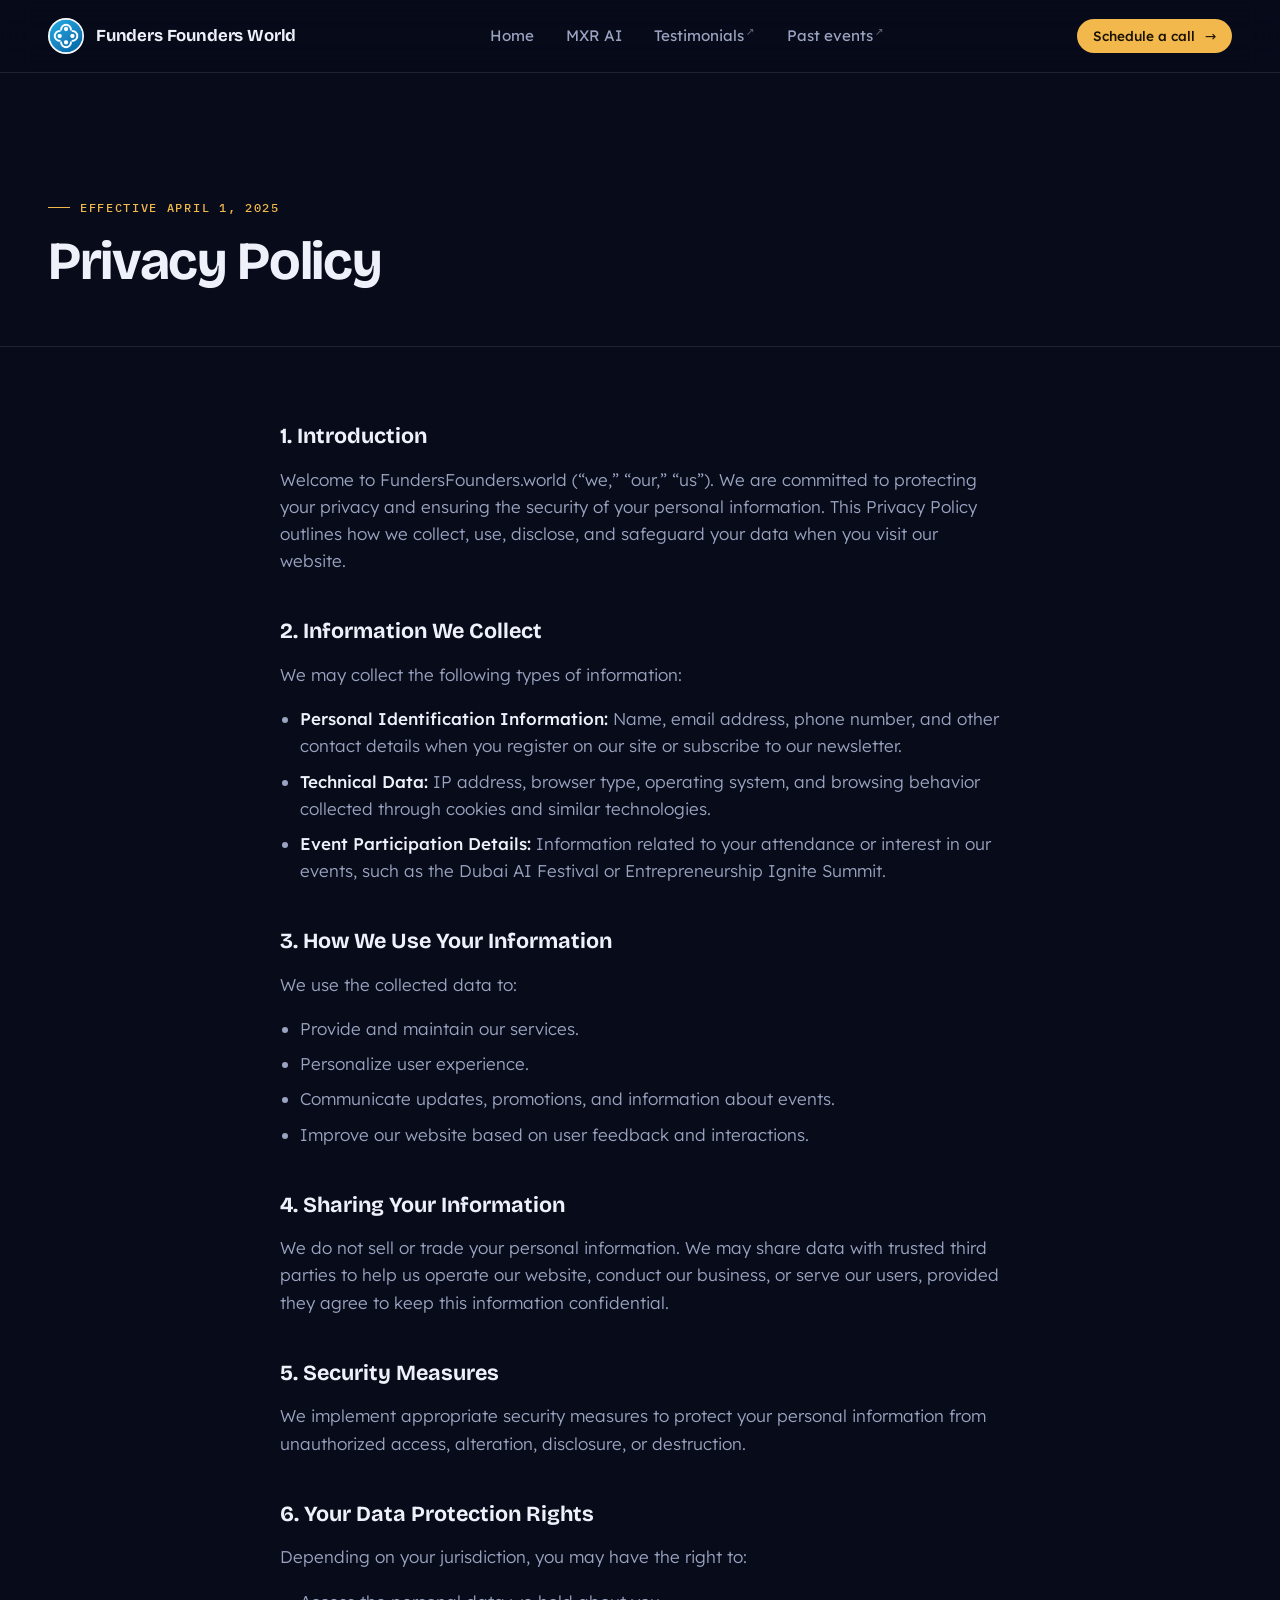
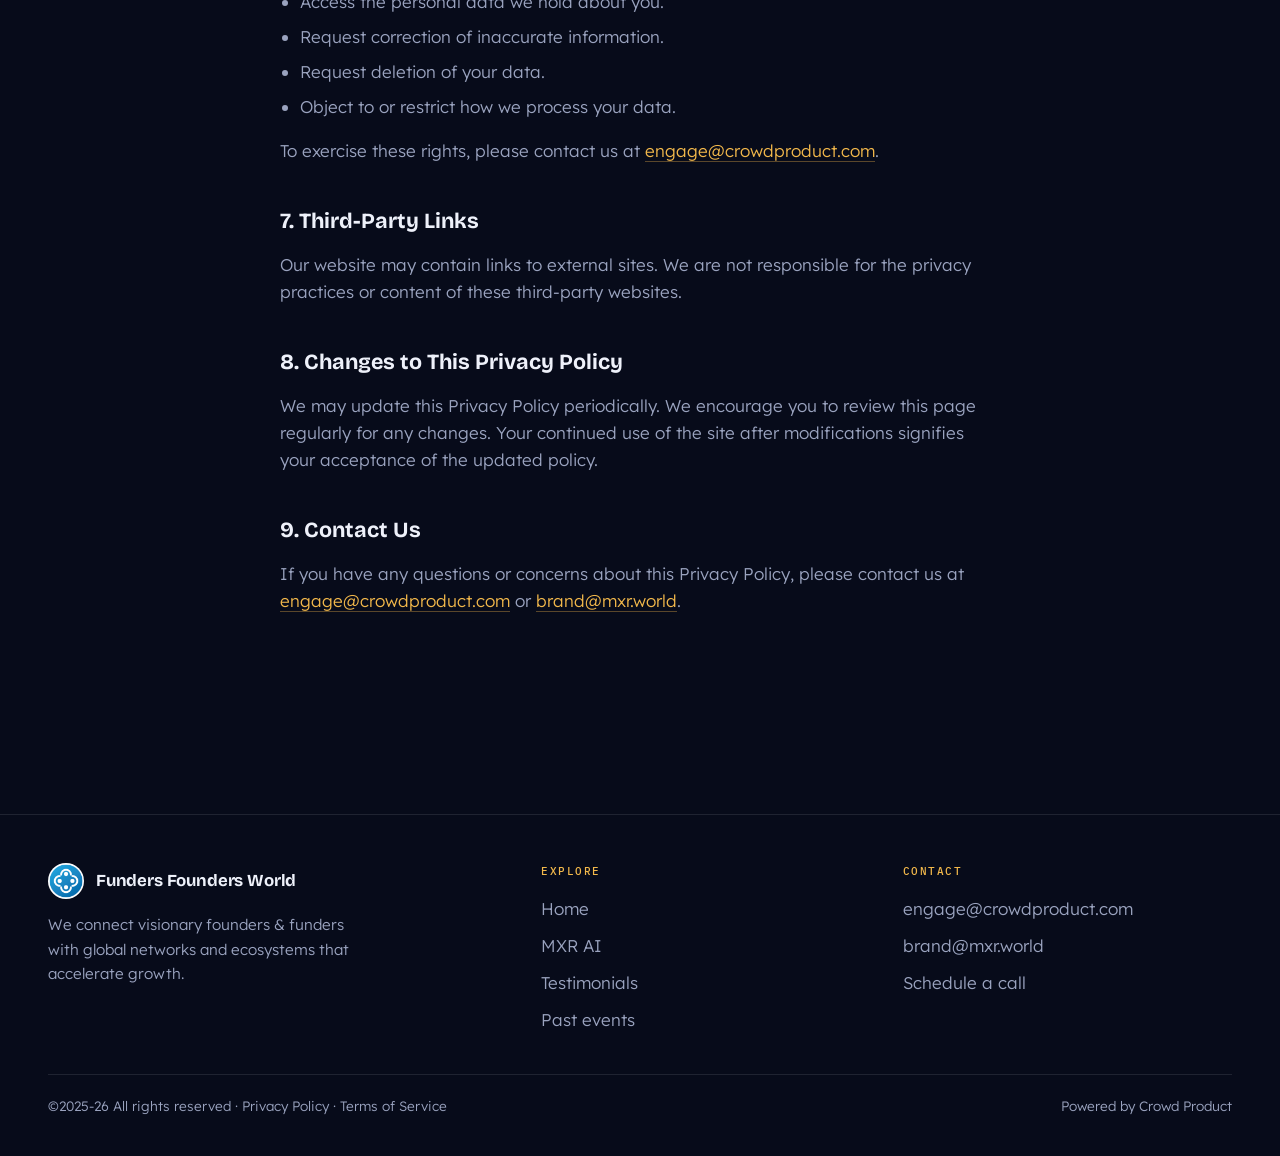
<file: privacy-policy/index.html>
<!doctype html>
<html lang="en">
<head>
  <meta charset="utf-8">
  <meta name="viewport" content="width=device-width, initial-scale=1">
  <title>Privacy Policy — Funders Founders World</title>
  <meta name="description" content="Privacy Policy for FundersFounders.world.">
  <meta property="og:title" content="Privacy Policy — Funders Founders World">
  <meta property="og:description" content="Privacy Policy for FundersFounders.world.">
  <meta property="og:image" content="https://www.fundersfounders.world/assets/img/hero-earth.jpg">
  <meta property="og:type" content="website">
  <meta name="theme-color" content="#070b1a">
  <link rel="icon" type="image/png" sizes="32x32" href="../assets/img/favicon-32.png">
  <link rel="apple-touch-icon" href="../assets/img/apple-touch-icon.png">
  <link rel="preconnect" href="https://fonts.googleapis.com">
  <link rel="preconnect" href="https://fonts.gstatic.com" crossorigin>
  <link rel="stylesheet" href="https://fonts.googleapis.com/css2?family=Bricolage+Grotesque:opsz,wght@12..96,500;12..96,700;12..96,800&family=IBM+Plex+Mono:wght@400;500&family=Lexend:wght@300;400;500&display=swap">
  <link rel="stylesheet" href="../assets/css/site.css">
</head>
<body>
  <a class="skip-link" href="#main">Skip to content</a>
  <header class="site-header">
    <div class="container">
      <a class="brand" href="../"><img src="../assets/img/logo.png" alt="" width="36" height="36">Funders Founders World</a>
      <nav class="nav" id="nav" aria-label="Main">
        <a href="../">Home</a>
        <a href="../mxr-ai/">MXR AI</a>
        <a href="https://www.mxr.world/testimonials" target="_blank" rel="noopener">Testimonials<span class="ext" aria-hidden="true">&#8599;</span></a>
        <a href="https://www.mxr.world/" target="_blank" rel="noopener">Past events<span class="ext" aria-hidden="true">&#8599;</span></a>
        <a class="btn nav-mobile-cta" href="https://calendly.com/crowdproduct/connect-with-crowd-product" target="_blank" rel="noopener">Schedule a call <span class="arrow" aria-hidden="true">&rarr;</span></a>
      </nav>
      <div class="header-cta">
        <a class="btn btn-sm" href="https://calendly.com/crowdproduct/connect-with-crowd-product" target="_blank" rel="noopener">Schedule a call <span class="arrow" aria-hidden="true">&rarr;</span></a>
        <button class="nav-toggle" aria-expanded="false" aria-controls="nav" aria-label="Menu"><span></span></button>
      </div>
    </div>
  </header>

  <main id="main">
    <section class="page-hero">
      <div class="container">
        <p class="eyebrow">Effective April 1, 2025</p>
        <h1 class="display-lg">Privacy Policy</h1>
      </div>
    </section>
    <div class="container prose">
      <h2>1. Introduction</h2>
      <p>Welcome to FundersFounders.world (&ldquo;we,&rdquo; &ldquo;our,&rdquo; &ldquo;us&rdquo;). We are committed to protecting your privacy and ensuring the security of your personal information. This Privacy Policy outlines how we collect, use, disclose, and safeguard your data when you visit our website.</p>
      <h2>2. Information We Collect</h2>
      <p>We may collect the following types of information:</p>
      <ul>
        <li><strong>Personal Identification Information:</strong> Name, email address, phone number, and other contact details when you register on our site or subscribe to our newsletter.</li>
        <li><strong>Technical Data:</strong> IP address, browser type, operating system, and browsing behavior collected through cookies and similar technologies.</li>
        <li><strong>Event Participation Details:</strong> Information related to your attendance or interest in our events, such as the Dubai AI Festival or Entrepreneurship Ignite Summit.</li>
      </ul>
      <h2>3. How We Use Your Information</h2>
      <p>We use the collected data to:</p>
      <ul>
        <li>Provide and maintain our services.</li>
        <li>Personalize user experience.</li>
        <li>Communicate updates, promotions, and information about events.</li>
        <li>Improve our website based on user feedback and interactions.</li>
      </ul>
      <h2>4. Sharing Your Information</h2>
      <p>We do not sell or trade your personal information. We may share data with trusted third parties to help us operate our website, conduct our business, or serve our users, provided they agree to keep this information confidential.</p>
      <h2>5. Security Measures</h2>
      <p>We implement appropriate security measures to protect your personal information from unauthorized access, alteration, disclosure, or destruction.</p>
      <h2>6. Your Data Protection Rights</h2>
      <p>Depending on your jurisdiction, you may have the right to:</p>
      <ul>
        <li>Access the personal data we hold about you.</li>
        <li>Request correction of inaccurate information.</li>
        <li>Request deletion of your data.</li>
        <li>Object to or restrict how we process your data.</li>
      </ul>
      <p>To exercise these rights, please contact us at <a href="mailto:engage@crowdproduct.com">engage@crowdproduct.com</a>.</p>
      <h2>7. Third-Party Links</h2>
      <p>Our website may contain links to external sites. We are not responsible for the privacy practices or content of these third-party websites.</p>
      <h2>8. Changes to This Privacy Policy</h2>
      <p>We may update this Privacy Policy periodically. We encourage you to review this page regularly for any changes. Your continued use of the site after modifications signifies your acceptance of the updated policy.</p>
      <h2>9. Contact Us</h2>
      <p>If you have any questions or concerns about this Privacy Policy, please contact us at <a href="mailto:engage@crowdproduct.com">engage@crowdproduct.com</a> or <a href="mailto:brand@mxr.world">brand@mxr.world</a>.</p>
    </div>
  </main>
  <footer class="site-footer">
    <div class="container">
      <div class="footer-grid">
        <div>
          <a class="brand" href="../"><img src="../assets/img/logo.png" alt="" width="36" height="36">Funders Founders World</a>
          <p>We connect visionary founders & funders with global networks and ecosystems that accelerate growth.</p>
        </div>
        <div>
          <h4>Explore</h4>
          <ul>
            <li><a href="../">Home</a></li>
            <li><a href="../mxr-ai/">MXR AI</a></li>
            <li><a href="https://www.mxr.world/testimonials" target="_blank" rel="noopener">Testimonials</a></li>
            <li><a href="https://www.mxr.world/" target="_blank" rel="noopener">Past events</a></li>
          </ul>
        </div>
        <div>
          <h4>Contact</h4>
          <ul>
            <li><a href="mailto:engage@crowdproduct.com">engage@crowdproduct.com</a></li>
            <li><a href="mailto:brand@mxr.world">brand@mxr.world</a></li>
            <li><a href="https://calendly.com/crowdproduct/connect-with-crowd-product" target="_blank" rel="noopener">Schedule a call</a></li>
          </ul>
        </div>
      </div>
      <div class="footer-bottom">
        <div>&copy;2025-26 All rights reserved &middot; <a href="../privacy-policy/">Privacy Policy</a> &middot; <a href="../terms-of-service/">Terms of Service</a></div>
        <div>Powered by <a href="http://www.coprotechnologies.com/" target="_blank" rel="noopener">Crowd Product</a></div>
      </div>
    </div>
  </footer>
  <script src="../assets/js/site.js" defer></script>
  <!-- MXR Agent chat widget (Voiceflow), carried over from the Google Sites custom embed -->
  <script>
    (function (d, t) {
      var v = d.createElement(t), s = d.getElementsByTagName(t)[0];
      v.onload = function () {
        window.voiceflow.chat.load({
          verify: { projectID: '6a6ea79d6b406fce59f52fbf' },
          url: 'https://general-runtime.voiceflow.com',
          voice: { url: "https://runtime-api.voiceflow.com" }
        });
      };
      v.src = "https://cdn.voiceflow.com/widget-next/bundle.mjs"; v.type = "text/javascript";
      s.parentNode.insertBefore(v, s);
    })(document, 'script');
  </script>
</body>
</html>
</file>
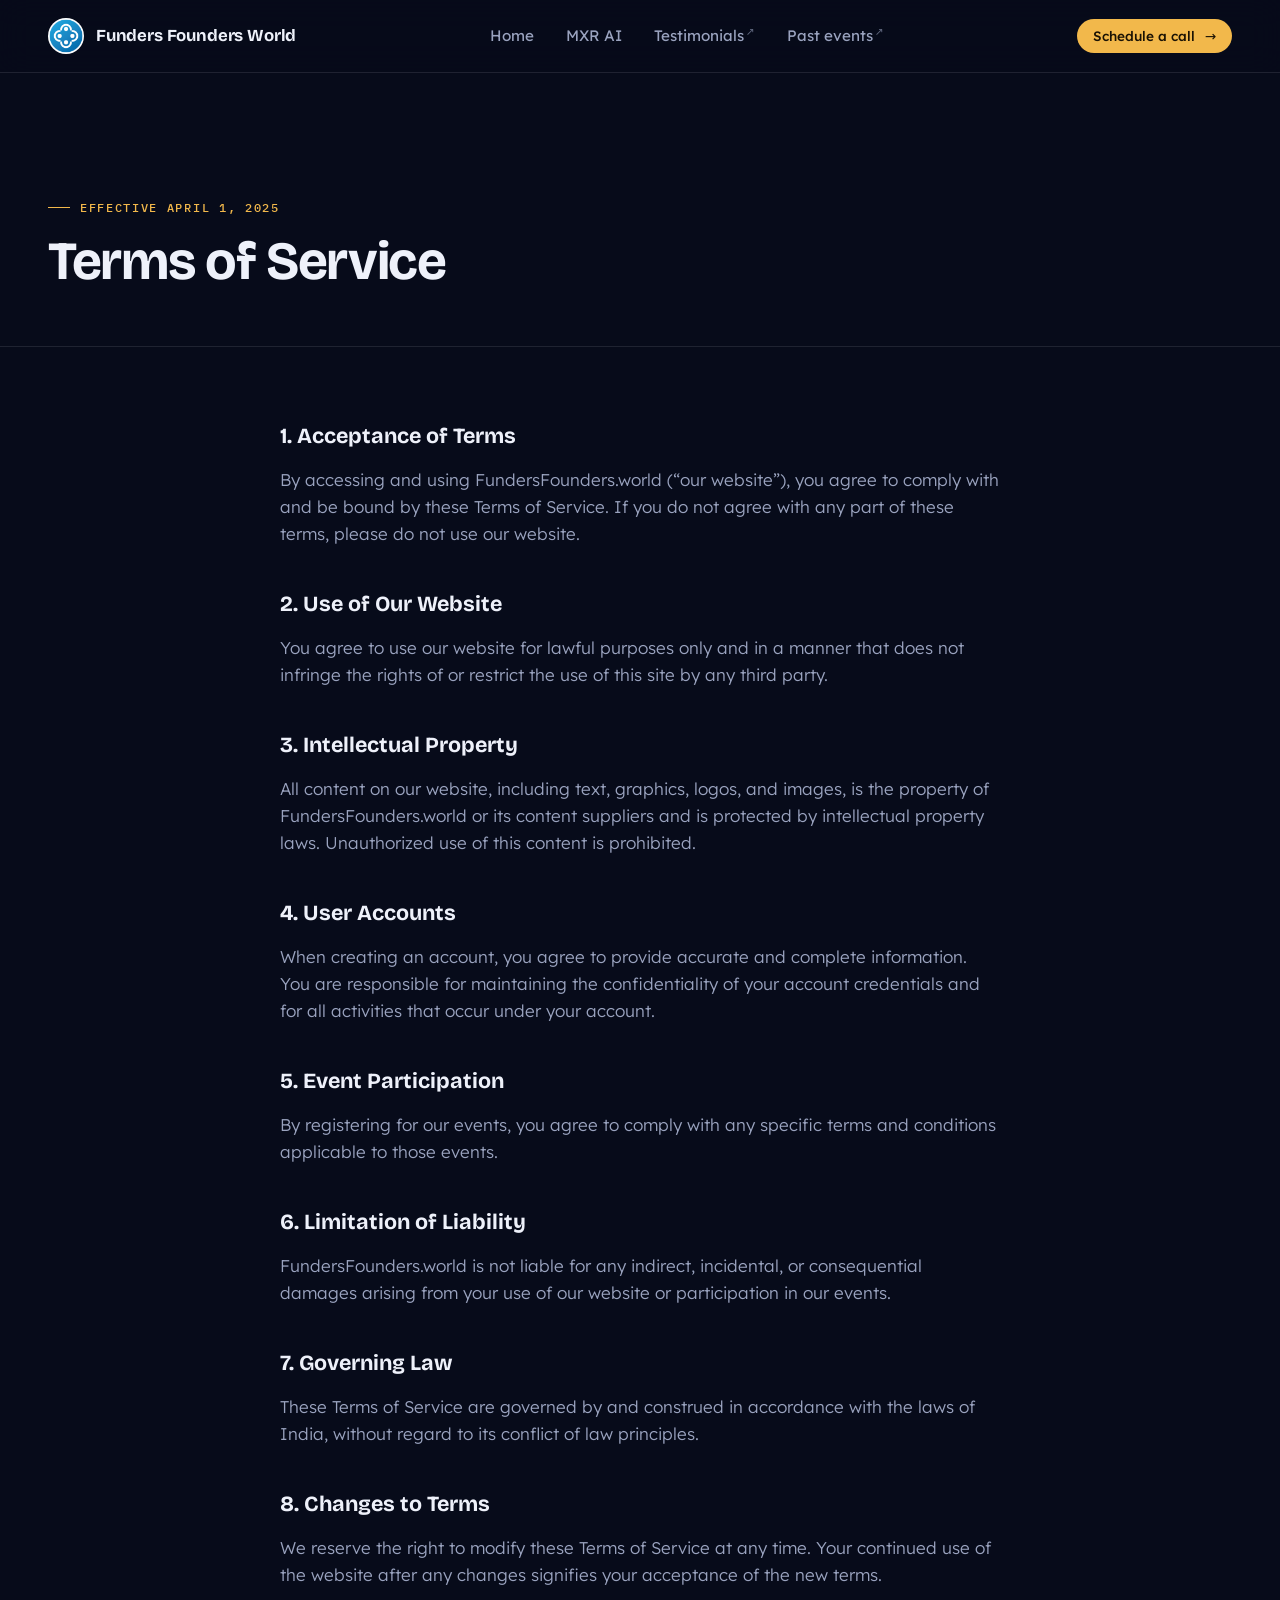
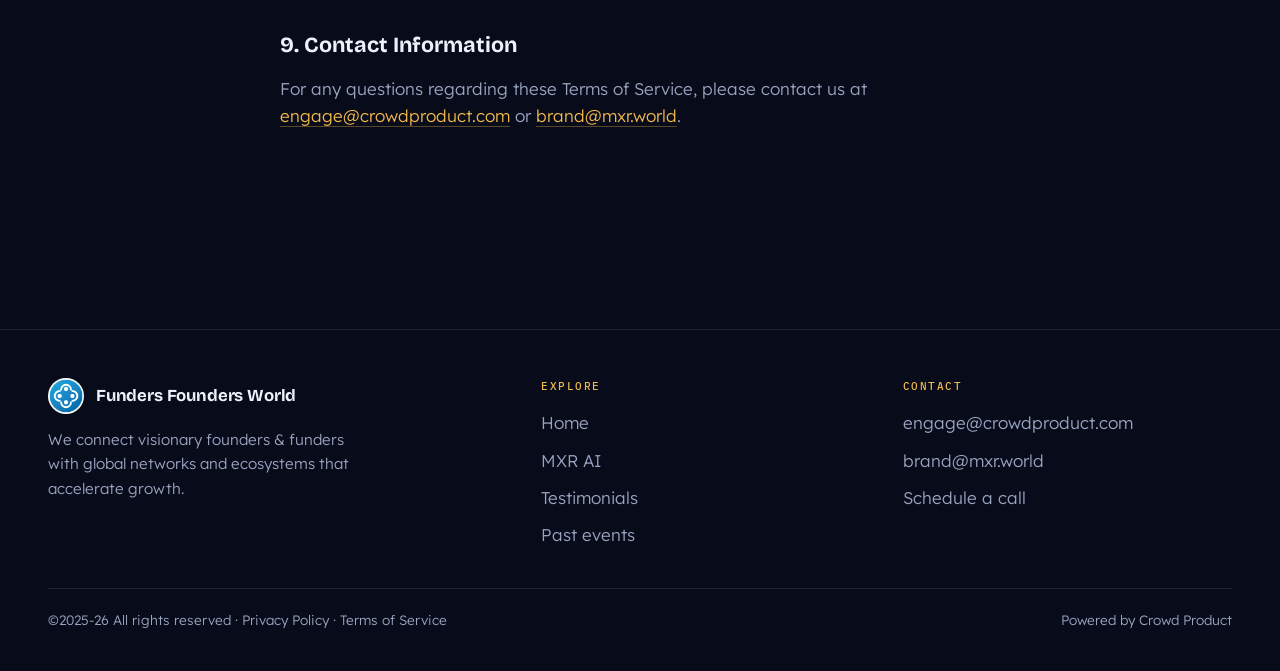
<file: terms-of-service/index.html>
<!doctype html>
<html lang="en">
<head>
  <meta charset="utf-8">
  <meta name="viewport" content="width=device-width, initial-scale=1">
  <title>Terms of Service — Funders Founders World</title>
  <meta name="description" content="Terms of Service for FundersFounders.world.">
  <meta property="og:title" content="Terms of Service — Funders Founders World">
  <meta property="og:description" content="Terms of Service for FundersFounders.world.">
  <meta property="og:image" content="https://www.fundersfounders.world/assets/img/hero-earth.jpg">
  <meta property="og:type" content="website">
  <meta name="theme-color" content="#070b1a">
  <link rel="icon" type="image/png" sizes="32x32" href="../assets/img/favicon-32.png">
  <link rel="apple-touch-icon" href="../assets/img/apple-touch-icon.png">
  <link rel="preconnect" href="https://fonts.googleapis.com">
  <link rel="preconnect" href="https://fonts.gstatic.com" crossorigin>
  <link rel="stylesheet" href="https://fonts.googleapis.com/css2?family=Bricolage+Grotesque:opsz,wght@12..96,500;12..96,700;12..96,800&family=IBM+Plex+Mono:wght@400;500&family=Lexend:wght@300;400;500&display=swap">
  <link rel="stylesheet" href="../assets/css/site.css">
</head>
<body>
  <a class="skip-link" href="#main">Skip to content</a>
  <header class="site-header">
    <div class="container">
      <a class="brand" href="../"><img src="../assets/img/logo.png" alt="" width="36" height="36">Funders Founders World</a>
      <nav class="nav" id="nav" aria-label="Main">
        <a href="../">Home</a>
        <a href="../mxr-ai/">MXR AI</a>
        <a href="https://www.mxr.world/testimonials" target="_blank" rel="noopener">Testimonials<span class="ext" aria-hidden="true">&#8599;</span></a>
        <a href="https://www.mxr.world/" target="_blank" rel="noopener">Past events<span class="ext" aria-hidden="true">&#8599;</span></a>
        <a class="btn nav-mobile-cta" href="https://calendly.com/crowdproduct/connect-with-crowd-product" target="_blank" rel="noopener">Schedule a call <span class="arrow" aria-hidden="true">&rarr;</span></a>
      </nav>
      <div class="header-cta">
        <a class="btn btn-sm" href="https://calendly.com/crowdproduct/connect-with-crowd-product" target="_blank" rel="noopener">Schedule a call <span class="arrow" aria-hidden="true">&rarr;</span></a>
        <button class="nav-toggle" aria-expanded="false" aria-controls="nav" aria-label="Menu"><span></span></button>
      </div>
    </div>
  </header>

  <main id="main">
    <section class="page-hero">
      <div class="container">
        <p class="eyebrow">Effective April 1, 2025</p>
        <h1 class="display-lg">Terms of Service</h1>
      </div>
    </section>
    <div class="container prose">
      <h2>1. Acceptance of Terms</h2>
      <p>By accessing and using FundersFounders.world (&ldquo;our website&rdquo;), you agree to comply with and be bound by these Terms of Service. If you do not agree with any part of these terms, please do not use our website.</p>
      <h2>2. Use of Our Website</h2>
      <p>You agree to use our website for lawful purposes only and in a manner that does not infringe the rights of or restrict the use of this site by any third party.</p>
      <h2>3. Intellectual Property</h2>
      <p>All content on our website, including text, graphics, logos, and images, is the property of FundersFounders.world or its content suppliers and is protected by intellectual property laws. Unauthorized use of this content is prohibited.</p>
      <h2>4. User Accounts</h2>
      <p>When creating an account, you agree to provide accurate and complete information. You are responsible for maintaining the confidentiality of your account credentials and for all activities that occur under your account.</p>
      <h2>5. Event Participation</h2>
      <p>By registering for our events, you agree to comply with any specific terms and conditions applicable to those events.</p>
      <h2>6. Limitation of Liability</h2>
      <p>FundersFounders.world is not liable for any indirect, incidental, or consequential damages arising from your use of our website or participation in our events.</p>
      <h2>7. Governing Law</h2>
      <p>These Terms of Service are governed by and construed in accordance with the laws of India, without regard to its conflict of law principles.</p>
      <h2>8. Changes to Terms</h2>
      <p>We reserve the right to modify these Terms of Service at any time. Your continued use of the website after any changes signifies your acceptance of the new terms.</p>
      <h2>9. Contact Information</h2>
      <p>For any questions regarding these Terms of Service, please contact us at <a href="mailto:engage@crowdproduct.com">engage@crowdproduct.com</a> or <a href="mailto:brand@mxr.world">brand@mxr.world</a>.</p>
    </div>
  </main>
  <footer class="site-footer">
    <div class="container">
      <div class="footer-grid">
        <div>
          <a class="brand" href="../"><img src="../assets/img/logo.png" alt="" width="36" height="36">Funders Founders World</a>
          <p>We connect visionary founders & funders with global networks and ecosystems that accelerate growth.</p>
        </div>
        <div>
          <h4>Explore</h4>
          <ul>
            <li><a href="../">Home</a></li>
            <li><a href="../mxr-ai/">MXR AI</a></li>
            <li><a href="https://www.mxr.world/testimonials" target="_blank" rel="noopener">Testimonials</a></li>
            <li><a href="https://www.mxr.world/" target="_blank" rel="noopener">Past events</a></li>
          </ul>
        </div>
        <div>
          <h4>Contact</h4>
          <ul>
            <li><a href="mailto:engage@crowdproduct.com">engage@crowdproduct.com</a></li>
            <li><a href="mailto:brand@mxr.world">brand@mxr.world</a></li>
            <li><a href="https://calendly.com/crowdproduct/connect-with-crowd-product" target="_blank" rel="noopener">Schedule a call</a></li>
          </ul>
        </div>
      </div>
      <div class="footer-bottom">
        <div>&copy;2025-26 All rights reserved &middot; <a href="../privacy-policy/">Privacy Policy</a> &middot; <a href="../terms-of-service/">Terms of Service</a></div>
        <div>Powered by <a href="http://www.coprotechnologies.com/" target="_blank" rel="noopener">Crowd Product</a></div>
      </div>
    </div>
  </footer>
  <script src="../assets/js/site.js" defer></script>
  <!-- MXR Agent chat widget (Voiceflow), carried over from the Google Sites custom embed -->
  <script>
    (function (d, t) {
      var v = d.createElement(t), s = d.getElementsByTagName(t)[0];
      v.onload = function () {
        window.voiceflow.chat.load({
          verify: { projectID: '6a6ea79d6b406fce59f52fbf' },
          url: 'https://general-runtime.voiceflow.com',
          voice: { url: "https://runtime-api.voiceflow.com" }
        });
      };
      v.src = "https://cdn.voiceflow.com/widget-next/bundle.mjs"; v.type = "text/javascript";
      s.parentNode.insertBefore(v, s);
    })(document, 'script');
  </script>
</body>
</html>
</file>
<file: assets/css/site.css>
/* Funders Founders World — site styles
   Plain CSS, no build step. Tokens first, then layout, then components. */

:root {
  --bg: #070b1a;          /* midnight, the sky behind the earth */
  --bg-2: #0d132b;        /* raised surfaces */
  --bg-3: #141b3a;        /* hover surfaces */
  --line: rgba(238, 241, 250, 0.10);
  --line-strong: rgba(238, 241, 250, 0.22);
  --text: #eef1fa;        /* starlight */
  --muted: #9aa3bf;
  --amber: #f2b84b;       /* the colour of city lights seen from orbit */
  --amber-2: #ffd27a;
  --amber-ink: #1a1204;
  --blue: #3b6cff;        /* the atmosphere's rim */
  --blue-glow: rgba(59, 108, 255, 0.35);

  --font-display: "Bricolage Grotesque", "Lexend", system-ui, sans-serif;
  --font-body: "Lexend", system-ui, -apple-system, "Segoe UI", sans-serif;
  --font-mono: "IBM Plex Mono", ui-monospace, SFMono-Regular, Menlo, monospace;

  --container: 1200px;
  --gutter: clamp(16px, 5vw, 48px);
  --section: clamp(64px, 10vw, 128px);
  --radius: 20px;
  --radius-sm: 12px;
  --ease: cubic-bezier(0.2, 0.7, 0.2, 1);
}

/* ---------- Reset & base ---------- */
*, *::before, *::after { box-sizing: border-box; }
html { scroll-behavior: smooth; -webkit-text-size-adjust: 100%; }
body {
  margin: 0;
  background: var(--bg);
  color: var(--text);
  font-family: var(--font-body);
  font-weight: 300;
  font-size: 1.0625rem;
  line-height: 1.6;
  -webkit-font-smoothing: antialiased;
  overflow-x: hidden;
}
img, video, iframe { max-width: 100%; display: block; }
a { color: inherit; text-decoration: none; }
p { margin: 0 0 1em; color: var(--muted); }
p:last-child { margin-bottom: 0; }
strong { font-weight: 500; color: var(--text); }
:focus-visible { outline: 2px solid var(--amber); outline-offset: 3px; border-radius: 4px; }
::selection { background: var(--amber); color: var(--amber-ink); }

.skip-link {
  position: absolute; left: 16px; top: -60px; z-index: 100;
  padding: 10px 14px; background: var(--amber); color: var(--amber-ink);
  border-radius: 999px; font-weight: 500; transition: top .2s;
}
.skip-link:focus { top: 16px; }

.container { width: min(100% - 2 * var(--gutter), var(--container)); margin-inline: auto; }
.section { padding-block: var(--section); }
.section + .section { padding-top: 0; }

/* ---------- Type ---------- */
h1, h2, h3, h4 { font-family: var(--font-display); margin: 0; color: var(--text); text-wrap: balance; }
.display-xl { font-size: clamp(2.75rem, 7.2vw, 6.25rem); font-weight: 800; line-height: 0.95; letter-spacing: -0.035em; }
.display-lg { font-size: clamp(2rem, 4.2vw, 3.4rem); font-weight: 700; line-height: 1.02; letter-spacing: -0.025em; }
.display-md { font-size: clamp(1.5rem, 2.6vw, 2.1rem); font-weight: 700; line-height: 1.1; letter-spacing: -0.02em; }
h3 { font-size: 1.375rem; font-weight: 700; letter-spacing: -0.015em; line-height: 1.2; }
.lede { font-size: clamp(1.125rem, 1.6vw, 1.375rem); line-height: 1.5; color: var(--muted); max-width: 40ch; }
.eyebrow {
  font-family: var(--font-mono); font-size: 0.75rem; font-weight: 500;
  letter-spacing: 0.14em; text-transform: uppercase; color: var(--amber);
  display: inline-flex; align-items: center; gap: 10px; margin-bottom: 18px;
}
.eyebrow::before { content: ""; width: 22px; height: 1px; background: var(--amber); }
.mono { font-family: var(--font-mono); font-size: 0.75rem; letter-spacing: 0.1em; text-transform: uppercase; }
.accent { color: var(--amber); }
.section-head { display: grid; gap: 14px; max-width: 760px; margin-bottom: clamp(32px, 5vw, 56px); }
.section-head p { font-size: 1.125rem; }

/* ---------- Buttons ---------- */
.btn {
  display: inline-flex; align-items: center; gap: 10px;
  padding: 0.85em 1.45em; border-radius: 999px;
  font-family: var(--font-body); font-weight: 500; font-size: 0.95rem; line-height: 1;
  background: var(--amber); color: var(--amber-ink);
  border: 1px solid transparent; cursor: pointer;
  transition: transform .25s var(--ease), background .25s, border-color .25s, box-shadow .25s;
  white-space: nowrap;
}
.btn:hover { background: var(--amber-2); transform: translateY(-2px); box-shadow: 0 12px 30px -12px rgba(242, 184, 75, 0.55); }
.btn .arrow { transition: transform .25s var(--ease); }
.btn:hover .arrow { transform: translateX(3px); }
.btn-ghost { background: transparent; color: var(--text); border-color: var(--line-strong); }
.btn-ghost:hover { background: rgba(238, 241, 250, 0.06); border-color: var(--text); box-shadow: none; }
.btn-sm { padding: 0.65em 1.1em; font-size: 0.85rem; }

/* ---------- Header ---------- */
.site-header { position: sticky; top: 0; z-index: 50; border-bottom: 1px solid var(--line); }
/* The blur lives on a pseudo-element: a backdrop-filter on the header itself would
   turn it into the containing block for the fixed-position mobile menu. */
.site-header::before {
  content: ""; position: absolute; inset: 0; z-index: -1;
  background: rgba(7, 11, 26, 0.62);
  -webkit-backdrop-filter: blur(16px); backdrop-filter: blur(16px);
}
body.nav-open .site-header::before { background: var(--bg); }
.site-header .container { display: flex; align-items: center; justify-content: space-between; height: 72px; gap: 24px; }
.brand { display: flex; align-items: center; gap: 12px; font-family: var(--font-display); font-weight: 700; font-size: 1.05rem; letter-spacing: -0.01em; }
.brand img { width: 36px; height: 36px; border-radius: 50%; }
.nav { display: flex; align-items: center; gap: 4px; }
.nav a { padding: 10px 14px; border-radius: 999px; font-size: 0.95rem; font-weight: 400; color: var(--muted); transition: color .2s, background .2s; }
.nav a:hover, .nav a[aria-current="page"] { color: var(--text); background: rgba(238, 241, 250, 0.06); }
.nav a .ext { font-size: 0.7em; vertical-align: super; margin-left: 2px; opacity: .6; }
.header-cta { display: flex; align-items: center; gap: 8px; }
.nav-toggle {
  display: none; width: 44px; height: 44px; border: 1px solid var(--line-strong); border-radius: 999px;
  background: transparent; color: var(--text); cursor: pointer; align-items: center; justify-content: center;
}
.nav-toggle span { display: block; width: 18px; height: 2px; background: currentColor; position: relative; transition: transform .3s var(--ease), background .3s; }
.nav-toggle span::before, .nav-toggle span::after { content: ""; position: absolute; left: 0; width: 18px; height: 2px; background: currentColor; transition: transform .3s var(--ease), top .3s var(--ease); }
.nav-toggle span::before { top: -6px; }
.nav-toggle span::after { top: 6px; }
body.nav-open .nav-toggle span { background: transparent; }
body.nav-open .nav-toggle span::before { top: 0; transform: rotate(45deg); }
body.nav-open .nav-toggle span::after { top: 0; transform: rotate(-45deg); }

@media (max-width: 900px) {
  .nav-toggle { display: inline-flex; }
  .header-cta .btn { display: none; }
  .nav {
    position: fixed; inset: 72px 0 0 0; z-index: 40;
    flex-direction: column; align-items: stretch; gap: 0;
    padding: 24px var(--gutter) 40px;
    background: var(--bg);
    transform: translateY(-8px); opacity: 0; pointer-events: none;
    transition: opacity .25s, transform .3s var(--ease);
  }
  .nav a { font-family: var(--font-display); font-size: 1.75rem; font-weight: 700; padding: 14px 0; border-bottom: 1px solid var(--line); border-radius: 0; color: var(--text); }
  .nav .nav-mobile-cta { margin-top: 24px; display: inline-flex; }
  body.nav-open .nav { transform: none; opacity: 1; pointer-events: auto; }
  body.nav-open { overflow: hidden; }
}
@media (min-width: 901px) { .nav .nav-mobile-cta { display: none; } }

/* ---------- Hero ---------- */
.hero { position: relative; min-height: 92svh; display: grid; align-content: end; overflow: hidden; isolation: isolate; }
.hero-media { position: absolute; inset: 0; z-index: -2; }
.hero-media img { width: 100%; height: 100%; object-fit: cover; object-position: 68% 45%; transform-origin: 70% 60%; animation: drift 46s var(--ease) infinite alternate; }
.hero::before {
  content: ""; position: absolute; inset: 0; z-index: -1;
  background:
    linear-gradient(90deg, rgba(7, 11, 26, 0.92) 0%, rgba(7, 11, 26, 0.55) 48%, rgba(7, 11, 26, 0.05) 100%),
    linear-gradient(180deg, rgba(7, 11, 26, 0.35) 0%, rgba(7, 11, 26, 0) 35%, rgba(7, 11, 26, 0.9) 100%);
}
.hero-inner { padding-top: 22vh; padding-bottom: clamp(48px, 7vw, 96px); }
.hero h1 { max-width: 12ch; }
.hero h1 .line { display: block; }
.hero h1 .line-2 { color: var(--amber); }
.hero .lede { margin-top: 26px; }
.hero-actions { display: flex; flex-wrap: wrap; gap: 12px; margin-top: 36px; }
.hero-strip {
  border-top: 1px solid var(--line);
  background: rgba(7, 11, 26, 0.55);
  -webkit-backdrop-filter: blur(8px); backdrop-filter: blur(8px);
}
.hero-strip .container { display: flex; flex-wrap: wrap; align-items: center; gap: 12px 28px; min-height: 56px; padding-block: 12px; font-family: var(--font-mono); font-size: 0.72rem; letter-spacing: 0.12em; text-transform: uppercase; color: var(--muted); }
.hero-strip .boarding { color: var(--amber); display: inline-flex; align-items: center; gap: 10px; }
.hero-strip .boarding::before { content: ""; width: 8px; height: 8px; border-radius: 50%; background: var(--amber); box-shadow: 0 0 0 0 rgba(242, 184, 75, 0.6); animation: pulse 2.2s ease-out infinite; }
.hero-strip a { color: var(--text); border-bottom: 1px solid var(--line-strong); padding-bottom: 2px; transition: border-color .2s; }
.hero-strip a:hover { border-color: var(--amber); }
.hero-strip .sep { opacity: .4; }

@keyframes drift { from { transform: scale(1.02) translate(0, 0); } to { transform: scale(1.1) translate(-1.5%, -1%); } }
@keyframes pulse { 0% { box-shadow: 0 0 0 0 rgba(242, 184, 75, 0.55); } 100% { box-shadow: 0 0 0 14px rgba(242, 184, 75, 0); } }

/* Page-load sequence */
.rise { opacity: 0; transform: translateY(26px); animation: rise .9s var(--ease) forwards; animation-delay: var(--d, 0s); }
@keyframes rise { to { opacity: 1; transform: none; } }

/* ---------- Boarding pass (Lake Como) ---------- */
.pass {
  display: grid; grid-template-columns: 300px 1fr; gap: 0;
  background: var(--bg-2); border: 1px solid var(--line); border-radius: var(--radius); overflow: hidden;
}
.pass-stub {
  padding: clamp(24px, 3vw, 36px);
  border-right: 1px dashed var(--line-strong);
  display: grid; align-content: start; gap: 22px;
  background: linear-gradient(180deg, rgba(59, 108, 255, 0.10), rgba(59, 108, 255, 0) 70%);
  position: relative;
}
.pass-stub::before, .pass-stub::after {
  content: ""; position: absolute; right: -11px; width: 22px; height: 22px; border-radius: 50%;
  background: var(--bg); border: 1px solid var(--line);
}
.pass-stub::before { top: -11px; }
.pass-stub::after { bottom: -11px; }
.pass-stub .boarding { font-family: var(--font-mono); font-size: 0.75rem; letter-spacing: 0.14em; text-transform: uppercase; color: var(--amber); display: inline-flex; align-items: center; gap: 10px; }
.pass-stub .boarding::before { content: ""; width: 8px; height: 8px; border-radius: 50%; background: var(--amber); animation: pulse 2.2s ease-out infinite; }
.pass-stub dl { margin: 0; display: grid; gap: 14px; }
.pass-stub dt { font-family: var(--font-mono); font-size: 0.68rem; letter-spacing: 0.12em; text-transform: uppercase; color: var(--muted); }
.pass-stub dd { margin: 4px 0 0; font-family: var(--font-display); font-weight: 700; font-size: 1.15rem; letter-spacing: -0.01em; line-height: 1.2; }
.pass-body { padding: clamp(24px, 3vw, 40px); display: grid; grid-template-columns: 1.1fr 1fr; gap: clamp(24px, 3vw, 40px); align-items: center; }
.pass-body .display-md { margin-bottom: 14px; }
.pass-body p { font-size: 1.05rem; }
.pass-body .btn { margin-top: 22px; }
.video { position: relative; aspect-ratio: 16 / 9; border-radius: var(--radius-sm); overflow: hidden; background: #000; border: 1px solid var(--line); }
.video iframe { position: absolute; inset: 0; width: 100%; height: 100%; border: 0; }
@media (max-width: 1000px) { .pass-body { grid-template-columns: 1fr; } }
@media (max-width: 760px) {
  .pass { grid-template-columns: 1fr; }
  .pass-stub { border-right: 0; border-bottom: 1px dashed var(--line-strong); }
  .pass-stub::before, .pass-stub::after { top: auto; bottom: -11px; right: auto; }
  .pass-stub::before { left: -11px; }
  .pass-stub::after { right: -11px; }
  .pass-stub dl { grid-template-columns: 1fr 1fr; }
}

/* ---------- Value props ---------- */
.props { display: grid; grid-template-columns: repeat(3, 1fr); gap: 0; border-top: 1px solid var(--line); }
.prop { padding: 36px 32px 36px 0; border-bottom: 1px solid var(--line); position: relative; }
.prop + .prop { padding-left: 32px; border-left: 1px solid var(--line); }
.prop .mono { color: var(--amber); display: block; margin-bottom: 18px; min-height: 1em; }
.prop h3 { font-size: clamp(1.35rem, 2vw, 1.75rem); margin-bottom: 12px; }
@media (max-width: 860px) {
  .props { grid-template-columns: 1fr; }
  .prop, .prop + .prop { padding: 28px 0; border-left: 0; }
}

/* ---------- Programme cards ---------- */
.cards { display: grid; grid-template-columns: repeat(3, 1fr); gap: 20px; }
.card {
  background: var(--bg-2); border: 1px solid var(--line); border-radius: var(--radius); overflow: hidden;
  transition: transform .4s var(--ease), border-color .3s, box-shadow .4s var(--ease);
}
.card:hover { transform: translateY(-6px); border-color: rgba(242, 184, 75, 0.45); box-shadow: 0 30px 60px -30px rgba(0, 0, 0, 0.8); }
.card-media { aspect-ratio: 4 / 3; overflow: hidden; }
.card-media img { width: 100%; height: 100%; object-fit: cover; filter: saturate(0.85); transition: transform .8s var(--ease), filter .5s; }
.card:hover .card-media img { transform: scale(1.05); filter: saturate(1); }
.card-body { padding: 26px 26px 30px; }
.card-body h3 { margin-bottom: 12px; }
.card-body p { font-size: 1rem; }
@media (max-width: 900px) { .cards { grid-template-columns: 1fr; } .card { display: grid; grid-template-columns: 200px 1fr; } .card-media { aspect-ratio: auto; } }
@media (max-width: 560px) { .card { grid-template-columns: 1fr; } .card-media { aspect-ratio: 16 / 9; } }

/* ---------- Statement ---------- */
.statement { text-align: center; padding-block: clamp(48px, 8vw, 96px); border-block: 1px solid var(--line); }
.statement .display-lg { max-width: 22ch; margin: 0 auto 32px; }
.statement .display-lg .accent { font-style: italic; font-weight: 500; }

/* ---------- Departures board ---------- */
.board { border-top: 1px solid var(--line-strong); }
.board-head, .board-row {
  display: grid; grid-template-columns: 72px 180px 1fr 132px auto; gap: 24px; align-items: center;
}
.board-head { padding: 14px 0; font-family: var(--font-mono); font-size: 0.68rem; letter-spacing: 0.14em; text-transform: uppercase; color: var(--muted); border-bottom: 1px solid var(--line); }
.board-row { padding: 22px 0; border-bottom: 1px solid var(--line); transition: background .25s; position: relative; }
.board-row:hover { background: linear-gradient(90deg, rgba(242, 184, 75, 0.06), rgba(242, 184, 75, 0) 60%); }
.board-row .code { font-family: var(--font-mono); font-size: 1.35rem; font-weight: 500; letter-spacing: 0.04em; color: var(--text); transition: color .25s; }
.board-row:hover .code { color: var(--amber); }
.board-row .dest { display: grid; gap: 2px; }
.board-row .dest .city { font-weight: 500; color: var(--text); }
.board-row .dest .country { font-family: var(--font-mono); font-size: 0.68rem; letter-spacing: 0.12em; text-transform: uppercase; color: var(--muted); }
.board-row .event h3 { font-size: 1.2rem; margin-bottom: 6px; }
.board-row .event p { font-size: 0.95rem; max-width: 62ch; }
.board-row .thumb { aspect-ratio: 3 / 2; border-radius: 8px; overflow: hidden; border: 1px solid var(--line); background: var(--bg-2); }
.board-row .thumb img { width: 100%; height: 100%; object-fit: cover; }
.board-row .link { justify-self: end; }
@media (max-width: 1000px) {
  .board-head { display: none; }
  .board-row { grid-template-columns: 72px 1fr; grid-template-areas: "code dest" "thumb event" "thumb link"; gap: 12px 20px; }
  .board-row .code { grid-area: code; }
  .board-row .dest { grid-area: dest; }
  .board-row .event { grid-area: event; }
  .board-row .thumb { grid-area: thumb; width: 72px; aspect-ratio: 1; align-self: start; }
  .board-row .link { grid-area: link; justify-self: start; }
}

/* ---------- Network ---------- */
.network { background: #fff; border-radius: var(--radius); padding: clamp(16px, 3vw, 32px); }
.network img { margin: 0 auto; width: 100%; max-width: 1000px; }

/* ---------- FAQ ---------- */
.faq { border-top: 1px solid var(--line-strong); }
.faq details { border-bottom: 1px solid var(--line); }
.faq summary {
  list-style: none; cursor: pointer; display: flex; justify-content: space-between; align-items: center; gap: 24px;
  padding: 22px 0; font-family: var(--font-display); font-weight: 700; font-size: 1.15rem; letter-spacing: -0.01em;
  transition: color .2s;
}
.faq summary::-webkit-details-marker { display: none; }
.faq summary:hover { color: var(--amber-2); }
.faq summary .plus { flex: none; width: 28px; height: 28px; border-radius: 50%; border: 1px solid var(--line-strong); position: relative; transition: transform .35s var(--ease), border-color .2s, background .2s; }
.faq summary .plus::before, .faq summary .plus::after { content: ""; position: absolute; left: 50%; top: 50%; background: currentColor; transform: translate(-50%, -50%); }
.faq summary .plus::before { width: 12px; height: 1.5px; }
.faq summary .plus::after { width: 1.5px; height: 12px; }
.faq details[open] summary .plus { transform: rotate(45deg); background: var(--amber); border-color: var(--amber); color: var(--amber-ink); }
.faq .answer { padding: 0 0 26px; max-width: 70ch; }
.faq .answer p { font-size: 1.02rem; }

/* ---------- CTA band ---------- */
.cta-band {
  position: relative; overflow: hidden; border-radius: var(--radius); border: 1px solid var(--line);
  padding: clamp(40px, 6vw, 80px); text-align: center; background: var(--bg-2);
}
.cta-band::before {
  content: ""; position: absolute; inset: -40% -20% auto; height: 140%; z-index: 0;
  background: radial-gradient(60% 50% at 50% 0%, var(--blue-glow), transparent 70%);
  pointer-events: none;
}
.cta-band > * { position: relative; z-index: 1; }
.cta-band .display-lg { max-width: 18ch; margin: 0 auto 16px; }
.cta-band p { max-width: 48ch; margin: 0 auto 28px; font-size: 1.1rem; }
.cta-band .actions { display: flex; justify-content: center; flex-wrap: wrap; gap: 12px; }

/* ---------- Footer ---------- */
.site-footer { border-top: 1px solid var(--line); padding: 48px 0 40px; margin-top: var(--section); }
.footer-grid { display: grid; grid-template-columns: 1.4fr 1fr 1fr; gap: 32px; }
.footer-grid .brand { margin-bottom: 14px; }
.footer-grid p { font-size: 0.95rem; max-width: 36ch; }
.footer-grid h4 { font-family: var(--font-mono); font-size: 0.68rem; letter-spacing: 0.14em; text-transform: uppercase; color: var(--amber); font-weight: 500; margin-bottom: 14px; }
.footer-grid ul { list-style: none; padding: 0; margin: 0; display: grid; gap: 10px; }
.footer-grid li a { color: var(--muted); transition: color .2s; }
.footer-grid li a:hover { color: var(--text); }
.footer-bottom { margin-top: 40px; padding-top: 20px; border-top: 1px solid var(--line); display: flex; flex-wrap: wrap; justify-content: space-between; gap: 12px; font-size: 0.85rem; color: var(--muted); }
.footer-bottom a { color: var(--muted); border-bottom: 1px solid transparent; }
.footer-bottom a:hover { color: var(--text); border-color: var(--line-strong); }
@media (max-width: 760px) { .footer-grid { grid-template-columns: 1fr; } }

/* ---------- Inner pages ---------- */
.page-hero { padding: clamp(56px, 9vw, 120px) 0 clamp(32px, 5vw, 56px); border-bottom: 1px solid var(--line); }
.page-hero .lede { margin-top: 20px; }
.prose { max-width: 72ch; padding-block: clamp(40px, 6vw, 72px); }
.prose h2 { font-size: 1.35rem; margin: 40px 0 12px; }
.prose h2:first-child { margin-top: 0; }
.prose ul { padding-left: 1.2em; color: var(--muted); }
.prose li { margin-bottom: 8px; }
.prose a { color: var(--amber); border-bottom: 1px solid rgba(242, 184, 75, 0.35); }
.prose a:hover { border-color: var(--amber); }

/* MXR AI page */
.agent-hero { position: relative; overflow: hidden; padding: clamp(72px, 12vw, 160px) 0; text-align: center; }
.agent-hero::before {
  content: ""; position: absolute; inset: 0; z-index: -1;
  background: radial-gradient(50% 45% at 50% 40%, rgba(59, 108, 255, 0.28), transparent 70%);
}
.agent-hero .display-xl { max-width: 14ch; margin: 0 auto; }
.agent-hero .lede { margin: 26px auto 0; }
.agent-hero .actions { display: flex; justify-content: center; flex-wrap: wrap; gap: 12px; margin-top: 36px; }
.agent-orb {
  width: 120px; height: 120px; margin: 0 auto 36px; border-radius: 50%;
  background: radial-gradient(circle at 35% 30%, #7ea0ff, var(--blue) 45%, #0b1a5c 100%);
  box-shadow: 0 0 60px 10px var(--blue-glow), inset 0 0 30px rgba(255, 255, 255, 0.15);
  animation: breathe 5s ease-in-out infinite;
}
@keyframes breathe { 0%, 100% { transform: scale(1); } 50% { transform: scale(1.06); } }
.agent-grid { display: grid; grid-template-columns: repeat(3, 1fr); gap: 20px; }
.agent-grid .card-body { padding: 28px; }
.agent-grid .mono { color: var(--amber); display: block; margin-bottom: 14px; }
@media (max-width: 860px) { .agent-grid { grid-template-columns: 1fr; } }

/* 404 */
.notfound { min-height: 70svh; display: grid; place-items: center; text-align: center; padding-block: var(--section); }
.notfound .code { font-family: var(--font-mono); font-size: clamp(4rem, 14vw, 9rem); line-height: 1; color: var(--amber); letter-spacing: 0.05em; }

/* ---------- Scroll reveal ---------- */
.reveal { opacity: 0; transform: translateY(20px); transition: opacity .8s var(--ease), transform .8s var(--ease); transition-delay: var(--d, 0s); }
.reveal.in { opacity: 1; transform: none; }

/* ---------- Motion preferences ---------- */
@media (prefers-reduced-motion: reduce) {
  html { scroll-behavior: auto; }
  .hero-media img, .agent-orb { animation: none; }
  .hero-strip .boarding::before, .pass-stub .boarding::before { animation: none; }
  .rise, .reveal { opacity: 1; transform: none; animation: none; transition: none; }
  .card, .btn, .card-media img { transition: none; }
}
</file>
